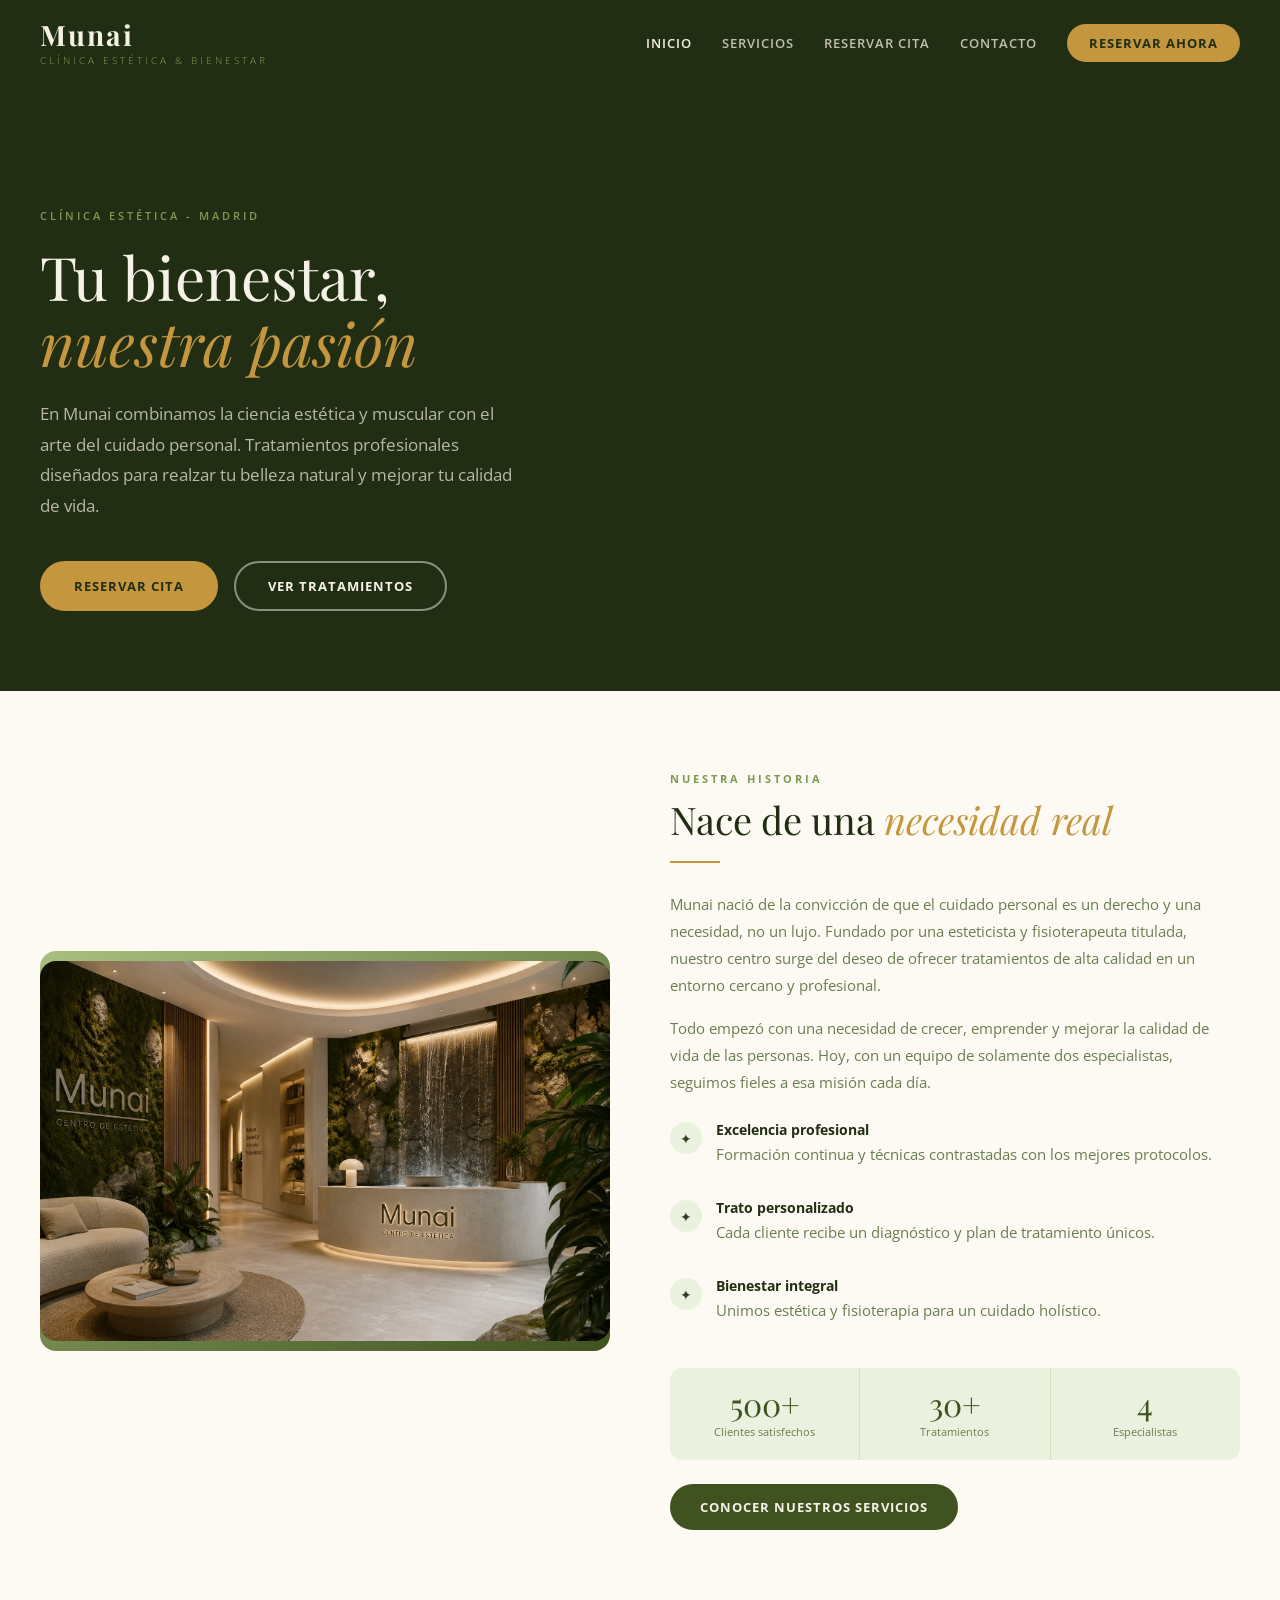
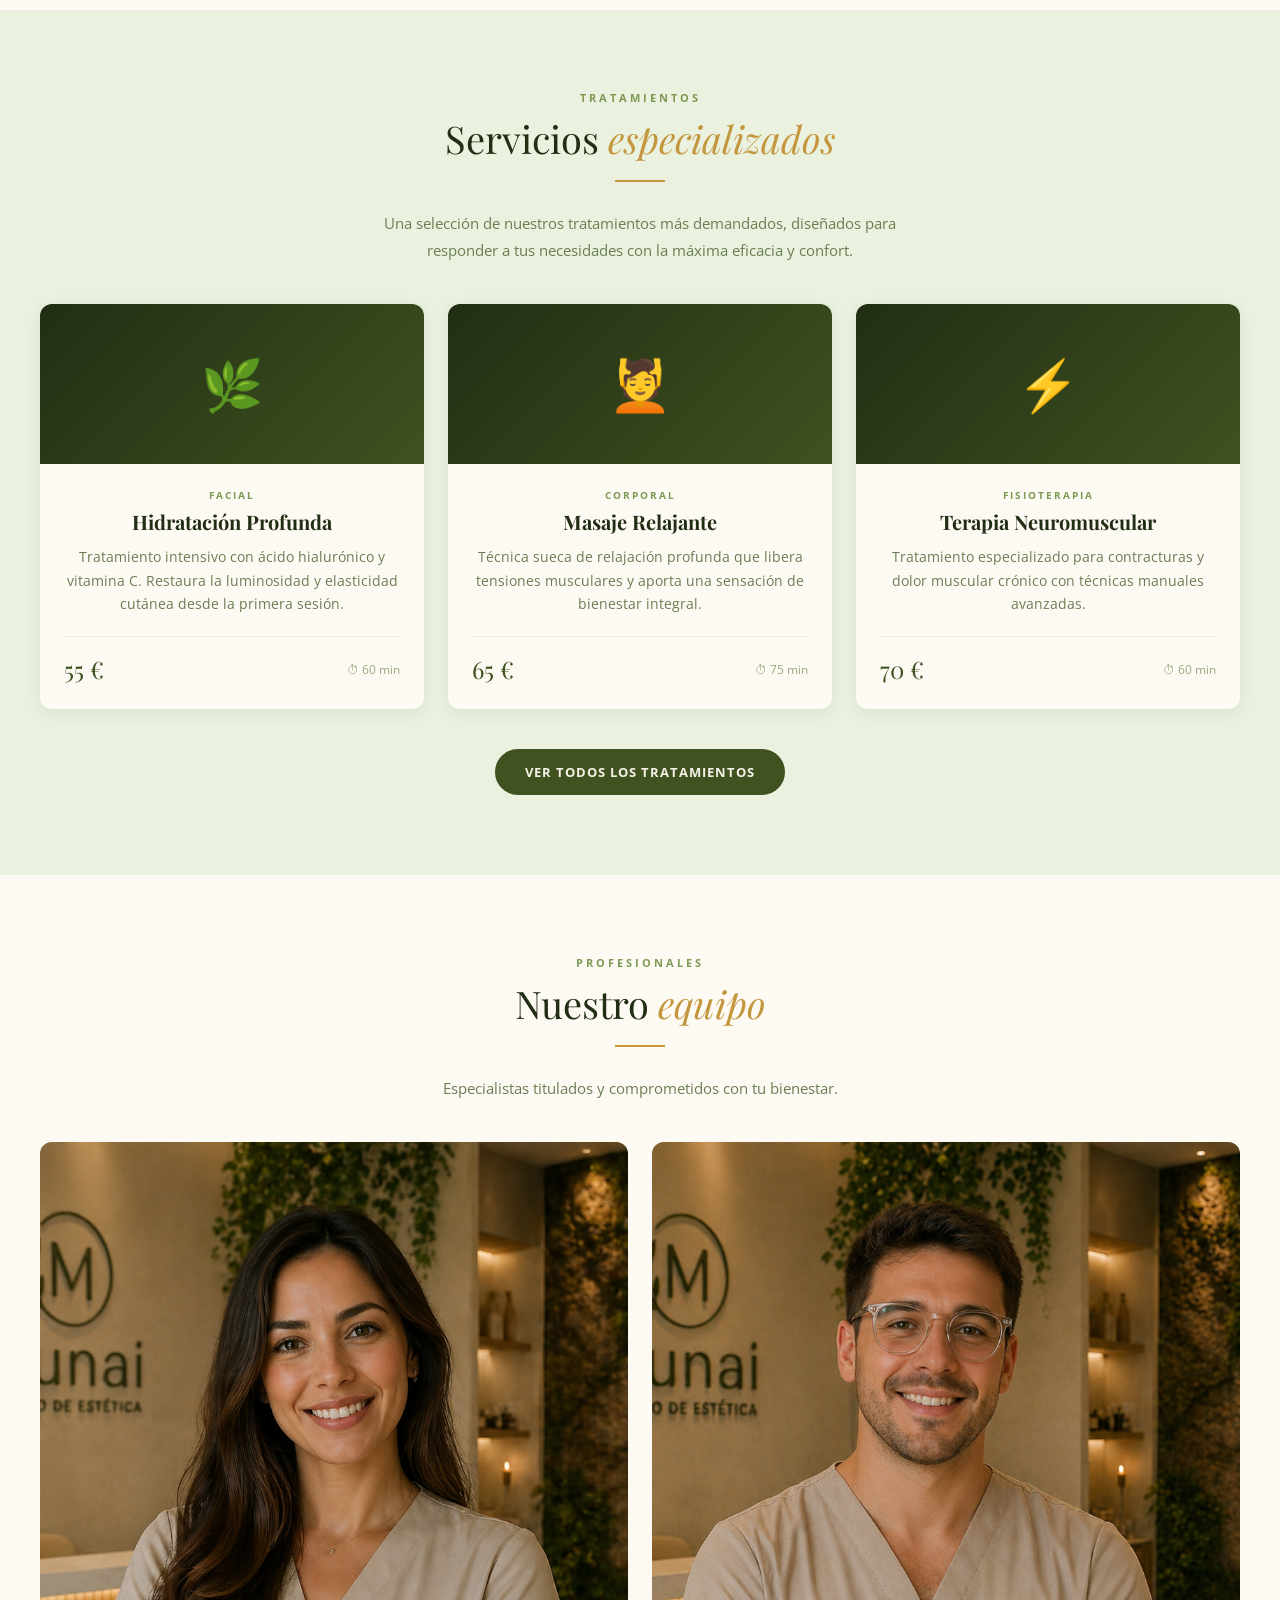
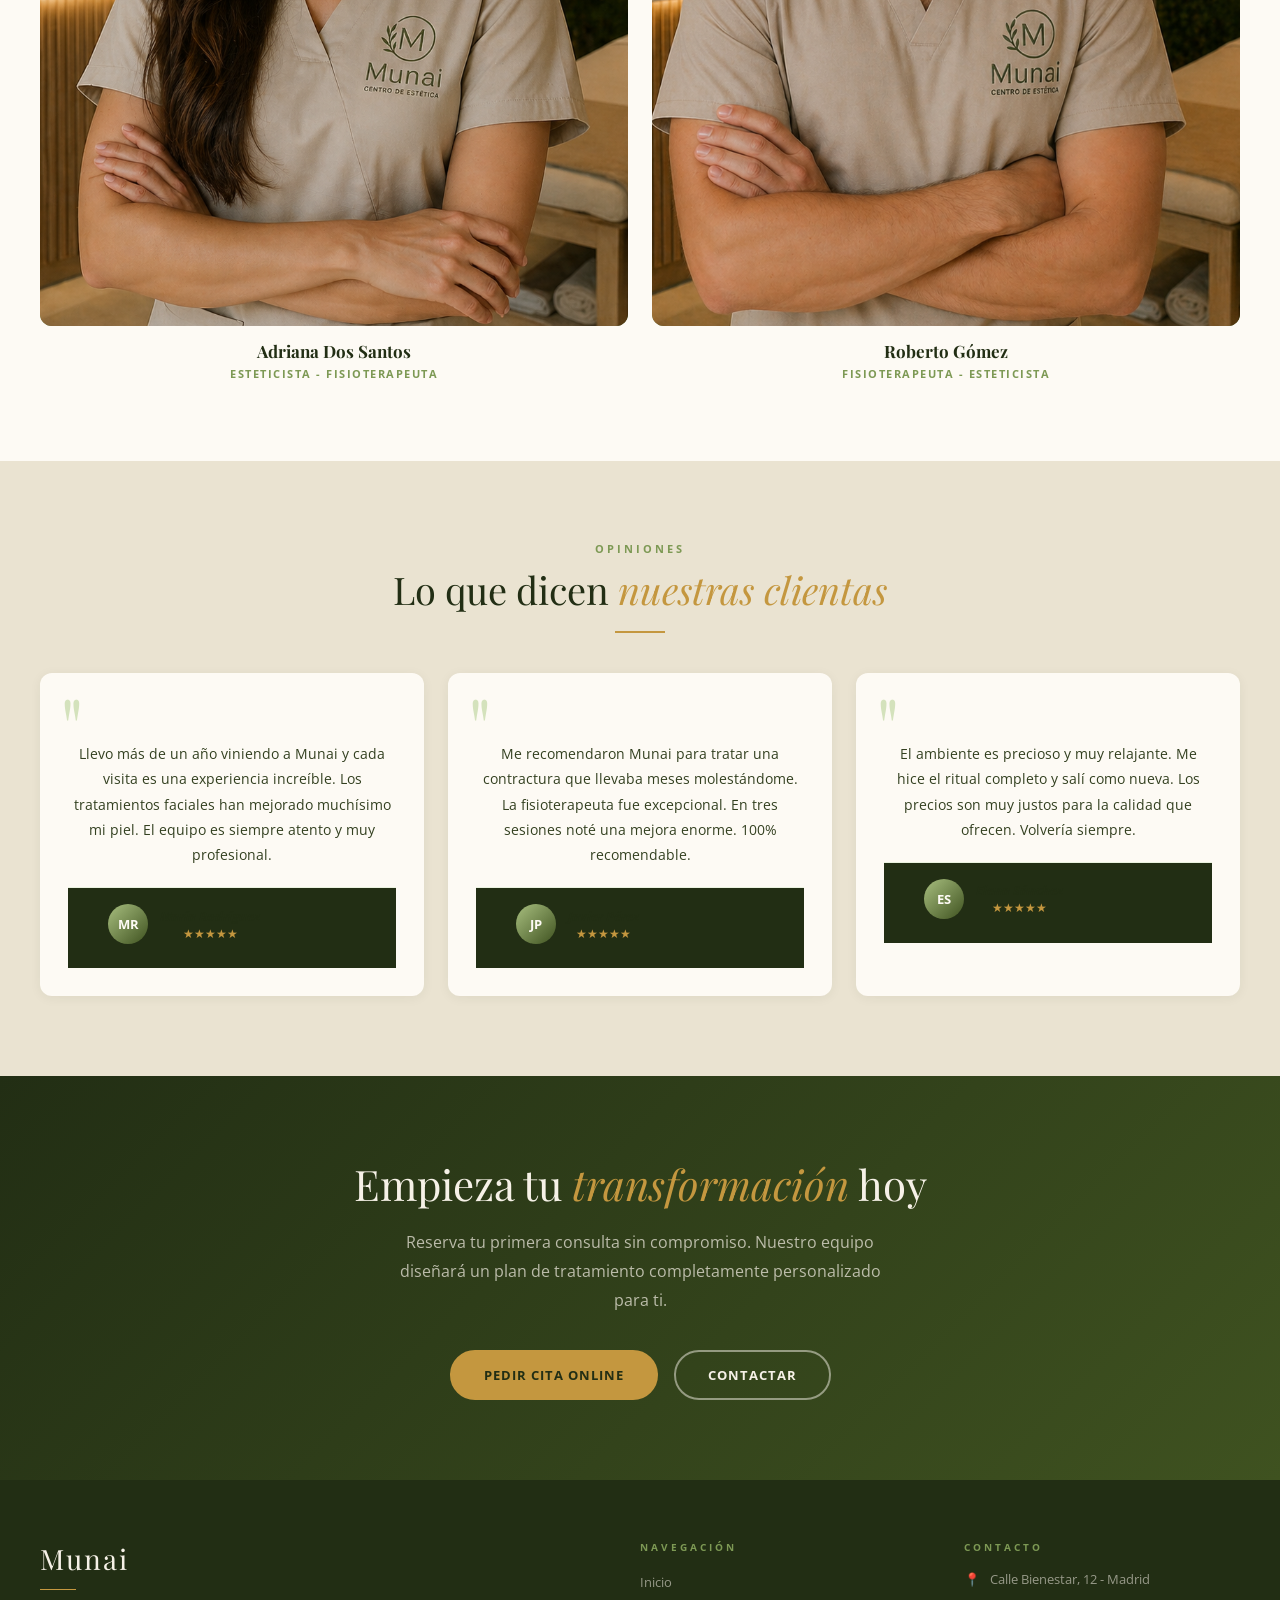
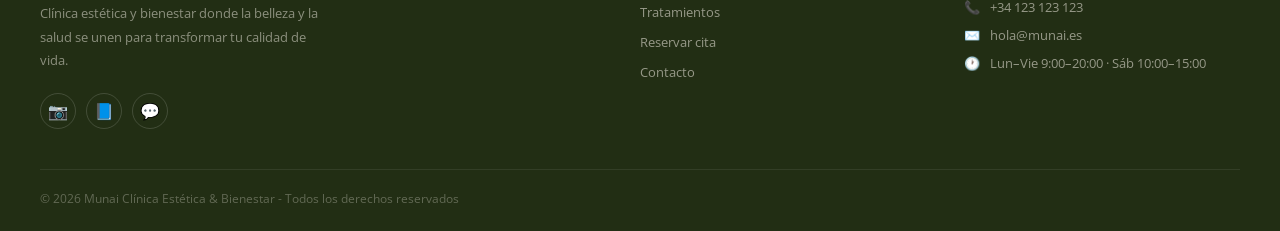
<file: web/index.html>
<!doctype html>
<html lang="es">
  <head>
    <meta charset="UTF-8" />
    <meta name="viewport" content="width=device-width, initial-scale=1.0" />
    <title>Munai — Clínica Estética y Bienestar</title>
    <meta
      name="description"
      content="Munai es una clínica estética premium en Madrid (ficticia) especializada en tratamientos faciales, corporales, fisioterapia y bienestar integral."
    />
    <link rel="stylesheet" href="./css/base.css" />
    <link rel="stylesheet" href="./css/nav.css" />
    <link rel="stylesheet" href="./css/footer.css" />
    <link rel="stylesheet" href="./css/botones.css" />
    <link rel="stylesheet" href="./css/inicio.css" />
    <link rel="icon" type="image/png" href="./assets/Logo munai.png">
  </head>
  <body>
    <!-- CABECERA -->
    <header>
      <nav>
        <a href="index.html" class="logo">
          Munai
          <span>Clínica Estética & Bienestar</span>
        </a>

        <!--Este botón tiene JS para crear el desplegable cuando la pantalla tiene un ancho determinado. Acopla los elementos en la "hamburguesa" y los muestra si haces click en él (navbar)-->
        <button
          class="hamburger"
          onclick="this.nextElementSibling.classList.toggle('abierto')"
          aria-label="Abrir menú"
        >
          <!--Estos span conforman la "hamburger". .hamburger span. Les da tamaño color y disposición-->
          <span></span>
          <span></span>
          <span></span>
        </button>

        <ul>
          <li><a href="index.html" class="activo">Inicio</a></li>
          <li><a href="servicios.html">Servicios</a></li>
          <li><a href="citas.html">Reservar cita</a></li>
          <li><a href="contacto.html">Contacto</a></li>
          <li><a href="citas.html" class="btn-nav">Reservar ahora</a></li>
        </ul>
      </nav>
    </header>

    <main>
      <!-- HERO -->
      <section class="hero">
        <div class="hero-contenido animar">
          <span class="hero-etiqueta">Clínica Estética - Madrid</span>
          <h1>Tu bienestar,<br /><em>nuestra pasión</em></h1>
          <p>
            En Munai combinamos la ciencia estética y muscular con el arte del
            cuidado personal. Tratamientos profesionales diseñados para realzar
            tu belleza natural y mejorar tu calidad de vida.
          </p>
          <div class="hero-botones">
            <a href="citas.html" class="btn-primario">Reservar cita</a>
            <a href="servicios.html" class="btn-secundario">Ver tratamientos</a>
          </div>
        </div>
      </section>

      <!-- SOBRE NOSOTROS -->
      <section class="sobre-nosotros">
        <div class="contenedor">
          <div class="sobre-grid">
            <div class="sobre-imagen animar-izq">
              <div
                class="placeholder-img"
                role="img"
                aria-label="Interior del centro Munai"
              >
                <img
                  src="./assets/recepcion munai.png"
                  alt="recepción con plantas, cascada y zona de espera"
                />
              </div>
            </div>

            <div class="sobre-texto animar">
              <span class="subtitulo-seccion">Nuestra historia</span>
              <h2 class="titulo-seccion">
                Nace de una <em>necesidad real</em>
              </h2>
              <div class="linea"></div>

              <p>
                Munai nació de la convicción de que el cuidado personal es un
                derecho y una necesidad, no un lujo. Fundado por una esteticista
                y fisioterapeuta titulada, nuestro centro surge del deseo de
                ofrecer tratamientos de alta calidad en un entorno cercano y
                profesional.
              </p>
              <p>
                Todo empezó con una necesidad de crecer, emprender y mejorar la
                calidad de vida de las personas. Hoy, con un equipo de solamente
                dos especialistas, seguimos fieles a esa misión cada día.
              </p>

              <div class="valores-lista">
                <div class="valor-item">
                  <div class="valor-icono">✦</div>
                  <div class="valor-texto">
                    <strong>Excelencia profesional</strong>
                    <p>
                      Formación continua y técnicas contrastadas con los mejores
                      protocolos.
                    </p>
                  </div>
                </div>
                <div class="valor-item">
                  <div class="valor-icono">✦</div>
                  <div class="valor-texto">
                    <strong>Trato personalizado</strong>
                    <p>
                      Cada cliente recibe un diagnóstico y plan de tratamiento
                      únicos.
                    </p>
                  </div>
                </div>
                <div class="valor-item">
                  <div class="valor-icono">✦</div>
                  <div class="valor-texto">
                    <strong>Bienestar integral</strong>
                    <p>
                      Unimos estética y fisioterapia para un cuidado holístico.
                    </p>
                  </div>
                </div>
              </div>

              <div class="estadisticas">
                <div class="estadistica">
                  <span class="estadistica-numero">500+</span>
                  <span class="estadistica-label">Clientes satisfechos</span>
                </div>
                <div class="estadistica">
                  <span class="estadistica-numero">30+</span>
                  <span class="estadistica-label">Tratamientos</span>
                </div>
                <div class="estadistica">
                  <span class="estadistica-numero">4</span>
                  <span class="estadistica-label">Especialistas</span>
                </div>
              </div>

              <a
                href="servicios.html"
                class="btn-verde"
                style="margin-top: 24px; display: inline-block"
              >
                Conocer nuestros servicios
              </a>
            </div>
          </div>
        </div>
      </section>

      <!-- SERVICIOS DESTACADOS -->
      <section class="servicios-home">
        <div class="contenedor texto-centro">
          <span class="subtitulo-seccion">Tratamientos</span>
          <h2 class="titulo-seccion">Servicios <em>especializados</em></h2>
          <div class="linea linea-centro"></div>
          <p class="descripcion descripcion-centro">
            Una selección de nuestros tratamientos más demandados, diseñados
            para responder a tus necesidades con la máxima eficacia y confort.
          </p>

          <div class="tarjetas-grid">
            <article class="tarjeta-servicio animar retraso-1">
              <div class="tarjeta-cabecera">🌿</div>
              <div class="tarjeta-cuerpo">
                <span class="tarjeta-categoria">Facial</span>
                <h3>Hidratación Profunda</h3>
                <p>
                  Tratamiento intensivo con ácido hialurónico y vitamina C.
                  Restaura la luminosidad y elasticidad cutánea desde la primera
                  sesión.
                </p>
                <div class="tarjeta-pie">
                  <span class="precio">55 €</span>
                  <span class="duracion">⏱ 60 min</span>
                </div>
              </div>
            </article>

            <article class="tarjeta-servicio animar retraso-2">
              <div class="tarjeta-cabecera">💆</div>
              <div class="tarjeta-cuerpo">
                <span class="tarjeta-categoria">Corporal</span>
                <h3>Masaje Relajante</h3>
                <p>
                  Técnica sueca de relajación profunda que libera tensiones
                  musculares y aporta una sensación de bienestar integral.
                </p>
                <div class="tarjeta-pie">
                  <span class="precio">65 €</span>
                  <span class="duracion">⏱ 75 min</span>
                </div>
              </div>
            </article>

            <article class="tarjeta-servicio animar retraso-3">
              <div class="tarjeta-cabecera">⚡</div>
              <div class="tarjeta-cuerpo">
                <span class="tarjeta-categoria">Fisioterapia</span>
                <h3>Terapia Neuromuscular</h3>
                <p>
                  Tratamiento especializado para contracturas y dolor muscular
                  crónico con técnicas manuales avanzadas.
                </p>
                <div class="tarjeta-pie">
                  <span class="precio">70 €</span>
                  <span class="duracion">⏱ 60 min</span>
                </div>
              </div>
            </article>
          </div>

          <a
            href="servicios.html"
            class="btn-verde"
            style="margin-top: 40px; display: inline-block"
          >
            Ver todos los tratamientos
          </a>
        </div>
      </section>

      <!-- EQUIPO -->
      <section class="equipo">
        <div class="contenedor texto-centro">
          <span class="subtitulo-seccion">Profesionales</span>
          <h2 class="titulo-seccion">Nuestro <em>equipo</em></h2>
          <div class="linea linea-centro"></div>
          <p class="descripcion descripcion-centro">
            Especialistas titulados y comprometidos con tu bienestar.
          </p>

          <div class="equipo-grid">
            <article class="tarjeta-equipo animar retraso-1">
              <div class="foto-equipo">
                <img
                  src="./assets/Persona ficticia 1.png"
                  alt="Adriana Dos Santos, esteticista, fisioterapeuta profesional y fundadora de Munai"
                />
                AD
              </div>
              <h3 class="nombre-empleado">Adriana Dos Santos</h3>
              <p class="rol-empleado">Esteticista - Fisioterapeuta</p>
            </article>

            <article class="tarjeta-equipo animar retraso-2">
              <div class="foto-equipo">
                <img
                  src="./assets/Persona ficticia 2.png"
                  alt="Roberto Gómez, fisioterapeuta, esteticista"
                />
                RG
              </div>
              <h3 class="nombre-empleado">Roberto Gómez</h3>
              <p class="rol-empleado">Fisioterapeuta - Esteticista</p>
            </article>
          </div>
        </div>
      </section>

      <!-- TESTIMONIOS -->
      <section class="testimonios">
        <div class="contenedor texto-centro">
          <span class="subtitulo-seccion">Opiniones</span>
          <h2 class="titulo-seccion">
            Lo que dicen <em>nuestras clientas</em>
          </h2>
          <div class="linea linea-centro"></div>

          <div class="testimonios-grid">
            <!--tarjetas de testimonios-->
            <blockquote class="tarjeta-testimonio">
              <span class="comilla" aria-hidden="true">"</span>
              <p class="texto-testimonio">
                Llevo más de un año viniendo a Munai y cada visita es una
                experiencia increíble. Los tratamientos faciales han mejorado
                muchísimo mi piel. El equipo es siempre atento y muy
                profesional.
              </p>
              <footer class="autor-testimonio">
                <div class="avatar">MR</div>
                <div>
                  <cite class="nombre-autor">María Rodríguez</cite>
                  <div class="estrellas">★★★★★</div>
                </div>
              </footer>
            </blockquote>

            <blockquote class="tarjeta-testimonio">
              <span class="comilla" aria-hidden="true">"</span>
              <p class="texto-testimonio">
                Me recomendaron Munai para tratar una contractura que llevaba
                meses molestándome. La fisioterapeuta fue excepcional. En tres
                sesiones noté una mejora enorme. 100% recomendable.
              </p>
              <footer class="autor-testimonio">
                <div class="avatar">JP</div>
                <div>
                  <cite class="nombre-autor">Javier Pérez</cite>
                  <div class="estrellas">★★★★★</div>
                </div>
              </footer>
            </blockquote>

            <blockquote class="tarjeta-testimonio">
              <span class="comilla" aria-hidden="true">"</span>
              <p class="texto-testimonio">
                El ambiente es precioso y muy relajante. Me hice el ritual
                completo y salí como nueva. Los precios son muy justos para la
                calidad que ofrecen. Volvería siempre.
              </p>
              <footer class="autor-testimonio">
                <div class="avatar">ES</div>
                <div>
                  <cite class="nombre-autor">Elena Sánchez</cite>
                  <div class="estrellas">★★★★★</div>
                </div>
              </footer>
            </blockquote>
          </div>
        </div>
      </section>

      <!-- BANNER CTA -->
      <section class="banner-cta">
        <div class="contenedor">
          <h2>Empieza tu <em>transformación</em> hoy</h2>
          <p>
            Reserva tu primera consulta sin compromiso. Nuestro equipo diseñará
            un plan de tratamiento completamente personalizado para ti.
          </p>
          <div class="banner-botones">
            <a href="citas.html" class="btn-primario">Pedir cita online</a>
            <a href="contacto.html" class="btn-secundario">Contactar</a>
          </div>
        </div>
      </section>
    </main>

    <!-- PIE DE PÁGINA -->
    <footer>
      <div class="contenedor">
        <div class="footer-grid">
          <div class="footer-marca">
            <span class="footer-nombre">Munai</span>
            <div class="footer-linea"></div>
            <p>
              Clínica estética y bienestar donde la belleza y la salud se unen
              para transformar tu calidad de vida.
            </p>
            <div class="footer-redes">
              <a href="#" class="red-social" aria-label="Instagram">📷</a>
              <a href="#" class="red-social" aria-label="Facebook">📘</a>
              <a href="#" class="red-social" aria-label="WhatsApp">💬</a>
            </div>
          </div>

          <div class="footer-col">
            <h3 class="footer-titulo">Navegación</h3>
            <ul>
              <li><a href="index.html">Inicio</a></li>
              <li><a href="servicios.html">Tratamientos</a></li>
              <li><a href="citas.html">Reservar cita</a></li>
              <li><a href="contacto.html">Contacto</a></li>
            </ul>
          </div>

          <div class="footer-col">
            <h3 class="footer-titulo">Contacto</h3>
            <div class="footer-contacto">
              <div class="footer-dato">
                <span class="footer-icono">📍</span>
                <span>Calle Bienestar, 12 - Madrid</span>
              </div>
              <div class="footer-dato">
                <span class="footer-icono">📞</span>
                <a href="tel:+34912345678">+34 123 123 123</a>
              </div>
              <div class="footer-dato">
                <span class="footer-icono">✉️</span>
                <a href="mailto:hola@munai.es">hola@munai.es</a>
              </div>
              <div class="footer-dato">
                <span class="footer-icono">🕐</span>
                <span>Lun–Vie 9:00–20:00 · Sáb 10:00–15:00</span>
              </div>
            </div>
          </div>
        </div>

        <div class="footer-bottom">
          <p>
            &copy; 2026 Munai Clínica Estética & Bienestar - Todos los derechos
            reservados
          </p>
        </div>
      </div>
    </footer>
  </body>
</html>
</file>
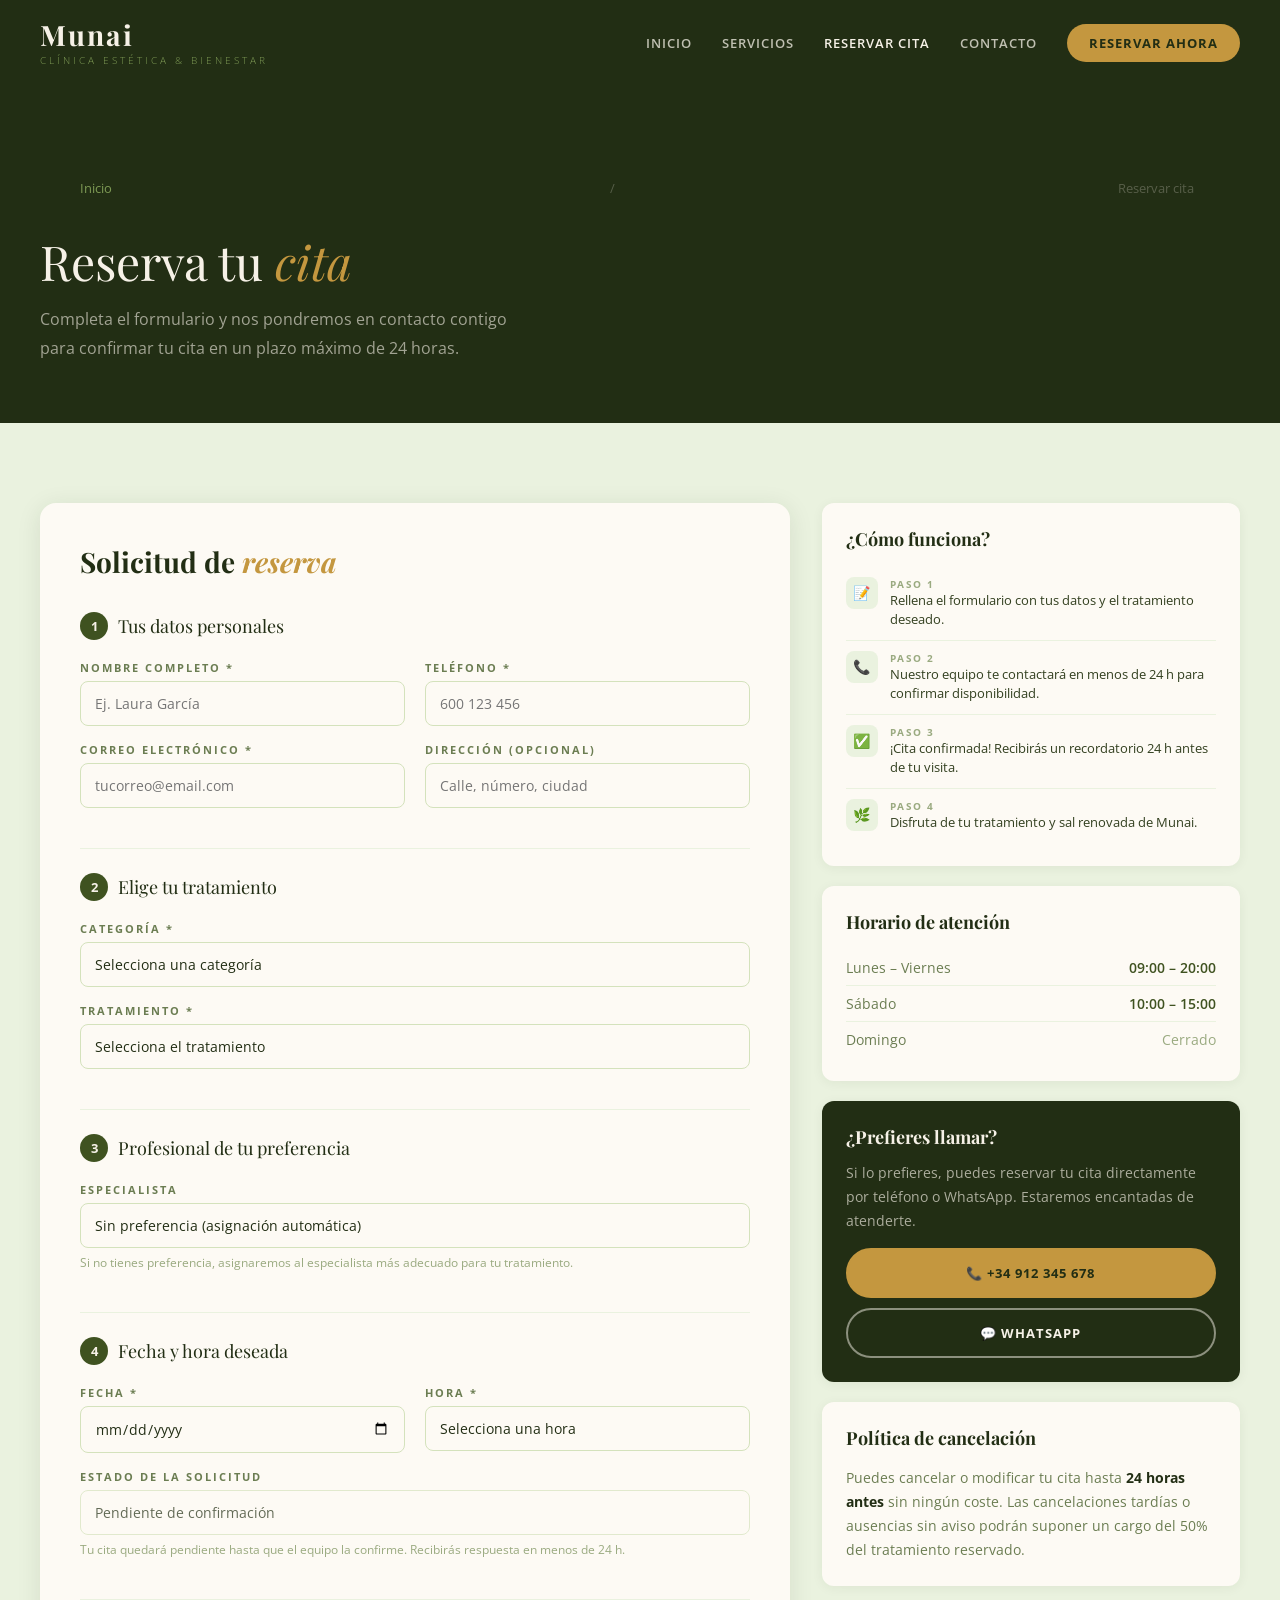
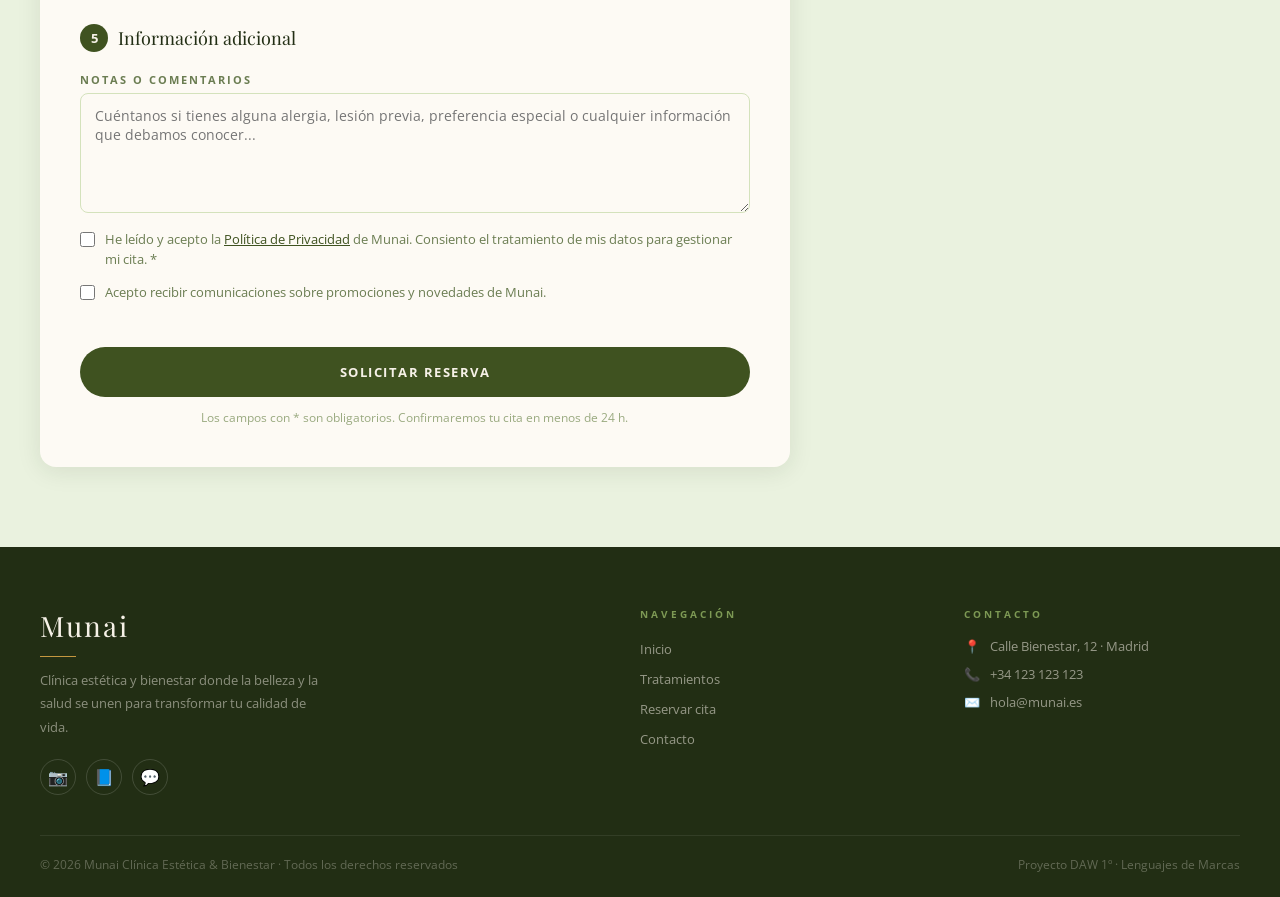
<file: web/citas.html>
<!doctype html>
<html lang="es">
  <head>
    <meta charset="UTF-8" />
    <meta name="viewport" content="width=device-width, initial-scale=1.0" />
    <title>Reservar Cita — Munai Clínica Estética</title>
    <meta
      name="description"
      content="Reserva tu cita en Munai. Elige tu tratamiento, profesional y horario preferido. Primera consulta personalizada sin compromiso."
    />
    <link rel="stylesheet" href="./css/base.css" />
    <link rel="stylesheet" href="./css/nav.css">
    <link rel="stylesheet" href="./css/footer.css">
    <link rel="stylesheet" href="./css/botones.css">
    <link rel="stylesheet" href="./css/hero-pagina.css">
    <link rel="stylesheet" href="./css/formularios.css">
    <link rel="stylesheet" href="./css/citas.css">
    <link rel="icon" type="image/png" href="./assets/Logo munai.png">
  </head>
  <body>
    <!-- CABECERA -->
    <header>
      <nav>
        <a href="index.html" class="logo">
          Munai
          <span>Clínica Estética & Bienestar</span>
        </a>

        <button
          class="hamburger"
          onclick="this.nextElementSibling.classList.toggle('abierto')"
          aria-label="Abrir menú"
        >
          <span></span>
          <span></span>
          <span></span>
        </button>

        <ul>
          <li><a href="index.html">Inicio</a></li>
          <li><a href="servicios.html">Servicios</a></li>
          <li><a href="citas.html" class="activo">Reservar cita</a></li>
          <li><a href="contacto.html">Contacto</a></li>
          <li><a href="citas.html" class="btn-nav">Reservar ahora</a></li>
        </ul>
      </nav>
    </header>

    <main>
      <!-- HERO PÁGINA -->
      <section class="hero-pagina">
        <div class="contenedor">
          <nav class="migas" aria-label="Ruta de navegación">
            <a href="index.html">Inicio</a>
            <span>/</span>
            <span>Reservar cita</span>
          </nav>
          <h1 class="animar">Reserva tu <em>cita</em></h1>
          <p class="animar retraso-1">
            Completa el formulario y nos pondremos en contacto contigo para
            confirmar tu cita en un plazo máximo de 24 horas.
          </p>
        </div>
      </section>

      <!-- FORMULARIO + SIDEBAR -->
      <section class="pagina-citas">
        <div class="contenedor">
          <div class="layout-citas">
            <!-- FORMULARIO -->
            <div class="formulario-wrap animar">
              <h2>Solicitud de <em>reserva</em></h2>

              <form action="#" method="post" novalidate>
                <!-- PASO 1: Datos personales -->
                <div class="seccion-form">
                  <div class="titulo-seccion-form">
                    <span class="num-paso">1</span>
                    Tus datos personales
                  </div>

                  <div class="fila-form">
                    <div class="grupo-campo">
                      <label for="nombre">Nombre completo *</label>
                      <input
                        type="text"
                        id="nombre"
                        name="nombre"
                        placeholder="Ej. Laura García"
                        required
                      />
                    </div>
                    <div class="grupo-campo">
                      <label for="telefono">Teléfono *</label>
                      <input
                        type="tel"
                        id="telefono"
                        name="telefono"
                        placeholder="600 123 456"
                        required
                      />
                    </div>
                  </div>

                  <div class="fila-form">
                    <div class="grupo-campo">
                      <label for="email">Correo electrónico *</label>
                      <input
                        type="email"
                        id="email"
                        name="email"
                        placeholder="tucorreo@email.com"
                        required
                      />
                    </div>
                    <div class="grupo-campo">
                      <label for="direccion">Dirección (opcional)</label>
                      <input
                        type="text"
                        id="direccion"
                        name="direccion"
                        placeholder="Calle, número, ciudad"
                      />
                    </div>
                  </div>
                </div>

                <!-- PASO 2: Tratamiento -->
                <div class="seccion-form">
                  <div class="titulo-seccion-form">
                    <span class="num-paso">2</span>
                    Elige tu tratamiento
                  </div>

                  <div class="grupo-campo">
                    <label for="categoria">Categoría *</label>
                    <select id="categoria" name="categoria" required>
                      <option value="" disabled selected>
                        Selecciona una categoría
                      </option>
                      <option value="facial">🌿 Tratamientos Faciales</option>
                      <option value="corporal">
                        💆 Tratamientos Corporales
                      </option>
                      <option value="fisioterapia">⚡ Fisioterapia</option>
                      <option value="depilacion">🌸 Depilación</option>
                      <option value="manicura">💅 Manicura & Pedicura</option>
                      <option value="ritual">✨ Rituales de Bienestar</option>
                    </select>
                  </div>

                  <div class="grupo-campo">
                    <label for="tratamiento">Tratamiento *</label>
                    <select id="tratamiento" name="tratamiento" required>
                      <option value="" disabled selected>
                        Selecciona el tratamiento
                      </option>
                      <optgroup label="🌿 Faciales">
                        <option value="hidratacion">
                          Hidratación Profunda — 55 €
                        </option>
                        <option value="limpieza">
                          Limpieza Facial Profunda — 45 €
                        </option>
                        <option value="antiaging">
                          Tratamiento Anti-aging — 80 €
                        </option>
                        <option value="peeling">Peeling Químico — 65 €</option>
                        <option value="mesoterapia">
                          Mesoterapia Facial — 90 €
                        </option>
                        <option value="antimanchas">
                          Tratamiento Antimanchas — 70 €
                        </option>
                        <option value="lifting">
                          Lifting sin Bisturí — 95 €
                        </option>
                        <option value="ojeras">
                          Tratamiento para Ojeras — 40 €
                        </option>
                      </optgroup>
                      <optgroup label="💆 Corporales">
                        <option value="masaje-relajante">
                          Masaje Relajante — 65 €
                        </option>
                        <option value="piedras">
                          Masaje con Piedras Volcánicas — 75 €
                        </option>
                        <option value="drenaje">
                          Drenaje Linfático — 60 €
                        </option>
                        <option value="envoltura">
                          Envoltura Reductora — 70 €
                        </option>
                        <option value="presoterapia">
                          Presoterapia — 35 €
                        </option>
                        <option value="exfoliacion">
                          Exfoliación Corporal — 45 €
                        </option>
                      </optgroup>
                      <optgroup label="⚡ Fisioterapia">
                        <option value="fisio-general">
                          Fisioterapia General — 55 €
                        </option>
                        <option value="neuromuscular">
                          Terapia Neuromuscular — 70 €
                        </option>
                        <option value="puncion">Punción Seca — 60 €</option>
                        <option value="electroterapia">
                          Electroterapia — 40 €
                        </option>
                        <option value="kinesio">Kinesiotaping — 25 €</option>
                      </optgroup>
                      <optgroup label="🌸 Depilación">
                        <option value="dep-piernas">
                          Depilación Piernas Completas — 35 €
                        </option>
                        <option value="dep-axilas">
                          Depilación Axilas — 12 €
                        </option>
                        <option value="dep-brasilena">
                          Depilación Brasileña — 30 €
                        </option>
                        <option value="dep-facial">
                          Depilación Facial — 18 €
                        </option>
                        <option value="dep-espalda">
                          Depilación Espalda (Hombre) — 40 €
                        </option>
                      </optgroup>
                      <optgroup label="💅 Manicura & Pedicura">
                        <option value="manicura">
                          Manicura Completa — 22 €
                        </option>
                        <option value="manicura-semi">
                          Manicura Semipermanente — 30 €
                        </option>
                        <option value="pedicura">
                          Pedicura Completa — 30 €
                        </option>
                        <option value="pedicura-med">
                          Pedicura Medicinal — 38 €
                        </option>
                      </optgroup>
                      <optgroup label="✨ Rituales">
                        <option value="ritual-munai">
                          Ritual Munai Completo — 150 €
                        </option>
                        <option value="ritual-detox">
                          Ritual Detox & Relax — 110 €
                        </option>
                        <option value="ritual-antiaging">
                          Ritual Anti-aging Intensivo — 180 €
                        </option>
                      </optgroup>
                    </select>
                  </div>
                </div>

                <!-- PASO 3: Profesional -->
                <div class="seccion-form">
                  <div class="titulo-seccion-form">
                    <span class="num-paso">3</span>
                    Profesional de tu preferencia
                  </div>

                  <div class="grupo-campo">
                    <label for="empleado">Especialista</label>
                    <select id="empleado" name="empleado">
                      <option value="">
                        Sin preferencia (asignación automática)
                      </option>
                      <option value="laura">
                        Laura Gómez — Esteticista & Directora
                      </option>
                      <option value="sofia">
                        Sofía Martínez — Fisioterapeuta
                      </option>
                      <option value="carmen">
                        Carmen López — Esteticista Corporal
                      </option>
                      <option value="ana">
                        Ana Torres — Estética Avanzada
                      </option>
                    </select>
                    <span class="ayuda"
                      >Si no tienes preferencia, asignaremos al especialista más
                      adecuado para tu tratamiento.</span
                    >
                  </div>
                </div>

                <!-- PASO 4: Fecha y hora -->
                <div class="seccion-form">
                  <div class="titulo-seccion-form">
                    <span class="num-paso">4</span>
                    Fecha y hora deseada
                  </div>

                  <div class="fila-form">
                    <div class="grupo-campo">
                      <label for="fecha">Fecha *</label>
                      <input type="date" id="fecha" name="fecha" required />
                    </div>
                    <div class="grupo-campo">
                      <label for="hora">Hora *</label>
                      <select id="hora" name="hora" required>
                        <option value="" disabled selected>
                          Selecciona una hora
                        </option>
                        <optgroup label="Mañana">
                          <option value="09:00">09:00 h</option>
                          <option value="09:30">09:30 h</option>
                          <option value="10:00">10:00 h</option>
                          <option value="10:30">10:30 h</option>
                          <option value="11:00">11:00 h</option>
                          <option value="11:30">11:30 h</option>
                          <option value="12:00">12:00 h</option>
                          <option value="12:30">12:30 h</option>
                          <option value="13:00">13:00 h</option>
                        </optgroup>
                        <optgroup label="Tarde">
                          <option value="15:00">15:00 h</option>
                          <option value="15:30">15:30 h</option>
                          <option value="16:00">16:00 h</option>
                          <option value="16:30">16:30 h</option>
                          <option value="17:00">17:00 h</option>
                          <option value="17:30">17:30 h</option>
                          <option value="18:00">18:00 h</option>
                          <option value="18:30">18:30 h</option>
                          <option value="19:00">19:00 h</option>
                          <option value="19:30">19:30 h</option>
                        </optgroup>
                        <optgroup label="Sábado (10:00–14:30)">
                          <option value="10:00-sab">10:00 h</option>
                          <option value="10:30-sab">10:30 h</option>
                          <option value="11:00-sab">11:00 h</option>
                          <option value="11:30-sab">11:30 h</option>
                          <option value="12:00-sab">12:00 h</option>
                          <option value="13:00-sab">13:00 h</option>
                        </optgroup>
                      </select>
                    </div>
                  </div>

                  <div class="grupo-campo">
                    <label for="estado">Estado de la solicitud</label>
                    <select id="estado" name="estado" disabled>
                      <option value="pendiente" selected>
                        Pendiente de confirmación
                      </option>
                    </select>
                    <span class="ayuda"
                      >Tu cita quedará pendiente hasta que el equipo la
                      confirme. Recibirás respuesta en menos de 24 h.</span
                    >
                  </div>
                </div>

                <!-- PASO 5: Notas y consentimiento -->
                <div class="seccion-form">
                  <div class="titulo-seccion-form">
                    <span class="num-paso">5</span>
                    Información adicional
                  </div>

                  <div class="grupo-campo">
                    <label for="notas">Notas o comentarios</label>
                    <textarea
                      id="notas"
                      name="notas"
                      placeholder="Cuéntanos si tienes alguna alergia, lesión previa, preferencia especial o cualquier información que debamos conocer..."
                    ></textarea>
                  </div>

                  <div class="consentimiento">
                    <input
                      type="checkbox"
                      id="privacidad"
                      name="privacidad"
                      required
                    />
                    <label for="privacidad">
                      He leído y acepto la
                      <a
                        href="contacto.html#privacidad"
                        style="color: #3f5220; text-decoration: underline"
                        >Política de Privacidad</a
                      >
                      de Munai. Consiento el tratamiento de mis datos para
                      gestionar mi cita. *
                    </label>
                  </div>

                  <div class="consentimiento">
                    <input
                      type="checkbox"
                      id="comunicaciones"
                      name="comunicaciones"
                    />
                    <label for="comunicaciones">
                      Acepto recibir comunicaciones sobre promociones y
                      novedades de Munai.
                    </label>
                  </div>
                </div>

                <button type="submit" class="btn-submit">
                  Solicitar reserva
                </button>
                <p class="ayuda texto-centro" style="margin-top: 12px">
                  Los campos con * son obligatorios. Confirmaremos tu cita en
                  menos de 24 h.
                </p>
              </form>
            </div>

            <!-- SIDEBAR -->
            <aside class="sidebar-citas animar retraso-2">
              <!-- Cómo funciona -->
              <div class="tarjeta-info">
                <h3>¿Cómo funciona?</h3>

                <div class="paso-info">
                  <div class="paso-icono">📝</div>
                  <div>
                    <span class="etiqueta">Paso 1</span>
                    <span class="valor"
                      >Rellena el formulario con tus datos y el tratamiento
                      deseado.</span
                    >
                  </div>
                </div>

                <div class="paso-info">
                  <div class="paso-icono">📞</div>
                  <div>
                    <span class="etiqueta">Paso 2</span>
                    <span class="valor"
                      >Nuestro equipo te contactará en menos de 24 h para
                      confirmar disponibilidad.</span
                    >
                  </div>
                </div>

                <div class="paso-info">
                  <div class="paso-icono">✅</div>
                  <div>
                    <span class="etiqueta">Paso 3</span>
                    <span class="valor"
                      >¡Cita confirmada! Recibirás un recordatorio 24 h antes de
                      tu visita.</span
                    >
                  </div>
                </div>

                <div class="paso-info">
                  <div class="paso-icono">🌿</div>
                  <div>
                    <span class="etiqueta">Paso 4</span>
                    <span class="valor"
                      >Disfruta de tu tratamiento y sal renovada de Munai.</span
                    >
                  </div>
                </div>
              </div>

              <!-- Horarios -->
              <div class="tarjeta-info">
                <h3>Horario de atención</h3>
                <div class="fila-horario">
                  <span class="dia">Lunes – Viernes</span>
                  <span class="hora">09:00 – 20:00</span>
                </div>
                <div class="fila-horario">
                  <span class="dia">Sábado</span>
                  <span class="hora">10:00 – 15:00</span>
                </div>
                <div class="fila-horario cerrado">
                  <span class="dia">Domingo</span>
                  <span class="hora">Cerrado</span>
                </div>
              </div>

              <!-- Llamar -->
              <div class="tarjeta-info tarjeta-oscura">
                <h3>¿Prefieres llamar?</h3>
                <p>
                  Si lo prefieres, puedes reservar tu cita directamente por
                  teléfono o WhatsApp. Estaremos encantadas de atenderte.
                </p>
                <div class="botones-contacto">
                  <a
                    href="tel:+34912345678"
                    class="btn-primario"
                    style="text-align: center"
                    >📞 +34 912 345 678</a
                  >
                  <a
                    href="https://wa.me/34912345678"
                    class="btn-secundario"
                    style="text-align: center"
                    target="_blank"
                    rel="noopener noreferrer"
                    >💬 WhatsApp</a
                  >
                </div>
              </div>

              <!-- Cancelaciones -->
              <div class="tarjeta-info">
                <h3>Política de cancelación</h3>
                <p style="font-size: 14px; color: #6b7d52; line-height: 1.7">
                  Puedes cancelar o modificar tu cita hasta
                  <strong style="color: #222e14">24 horas antes</strong>
                  sin ningún coste. Las cancelaciones tardías o ausencias sin
                  aviso podrán suponer un cargo del 50% del tratamiento
                  reservado.
                </p>
              </div>
            </aside>
          </div>
        </div>
      </section>
    </main>

    <!-- PIE DE PÁGINA -->
    <footer>
      <div class="contenedor">
        <div class="footer-grid">
          <div class="footer-marca">
            <span class="footer-nombre">Munai</span>
            <div class="footer-linea"></div>
            <p>
              Clínica estética y bienestar donde la belleza y la salud se unen
              para transformar tu calidad de vida.
            </p>
            <div class="footer-redes">
              <a href="#" class="red-social" aria-label="Instagram">📷</a>
              <a href="#" class="red-social" aria-label="Facebook">📘</a>
              <a href="#" class="red-social" aria-label="WhatsApp">💬</a>
            </div>
          </div>

          <div class="footer-col">
            <h3 class="footer-titulo">Navegación</h3>
            <ul>
              <li><a href="index.html">Inicio</a></li>
              <li><a href="servicios.html">Tratamientos</a></li>
              <li><a href="citas.html">Reservar cita</a></li>
              <li><a href="contacto.html">Contacto</a></li>
            </ul>
          </div>

          <div class="footer-col">
            <h3 class="footer-titulo">Contacto</h3>
            <div class="footer-contacto">
              <div class="footer-dato">
                <span class="footer-icono">📍</span>
                <span>Calle Bienestar, 12 · Madrid</span>
              </div>
              <div class="footer-dato">
                <span class="footer-icono">📞</span>
                <a href="tel:+34912345678">+34 123 123 123</a>
              </div>
              <div class="footer-dato">
                <span class="footer-icono">✉️</span>
                <a href="mailto:hola@munai.es">hola@munai.es</a>
              </div>
            </div>
          </div>
        </div>

        <div class="footer-bottom">
          <p>
            &copy; 2026 Munai Clínica Estética &amp; Bienestar · Todos los
            derechos reservados
          </p>
          <p>Proyecto DAW 1º · Lenguajes de Marcas</p>
        </div>
      </div>
    </footer>
  </body>
</html>
</file>
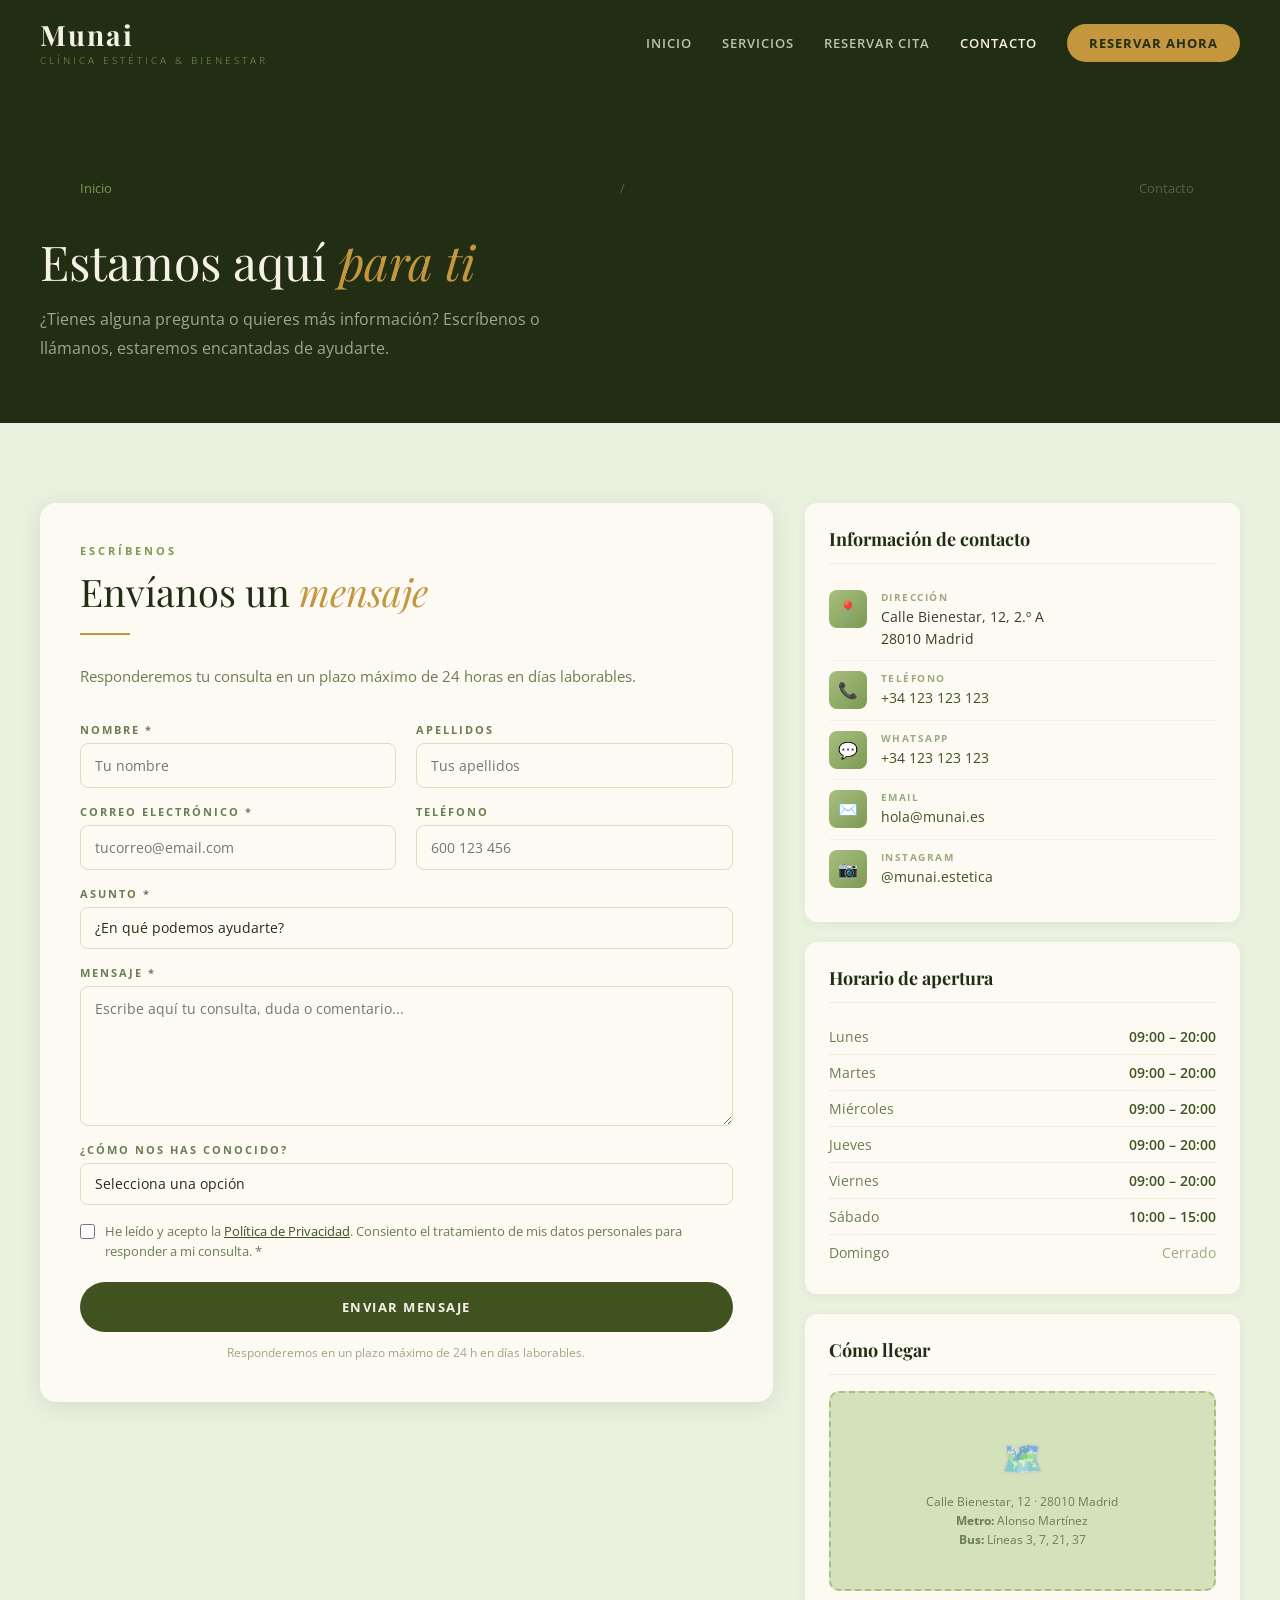
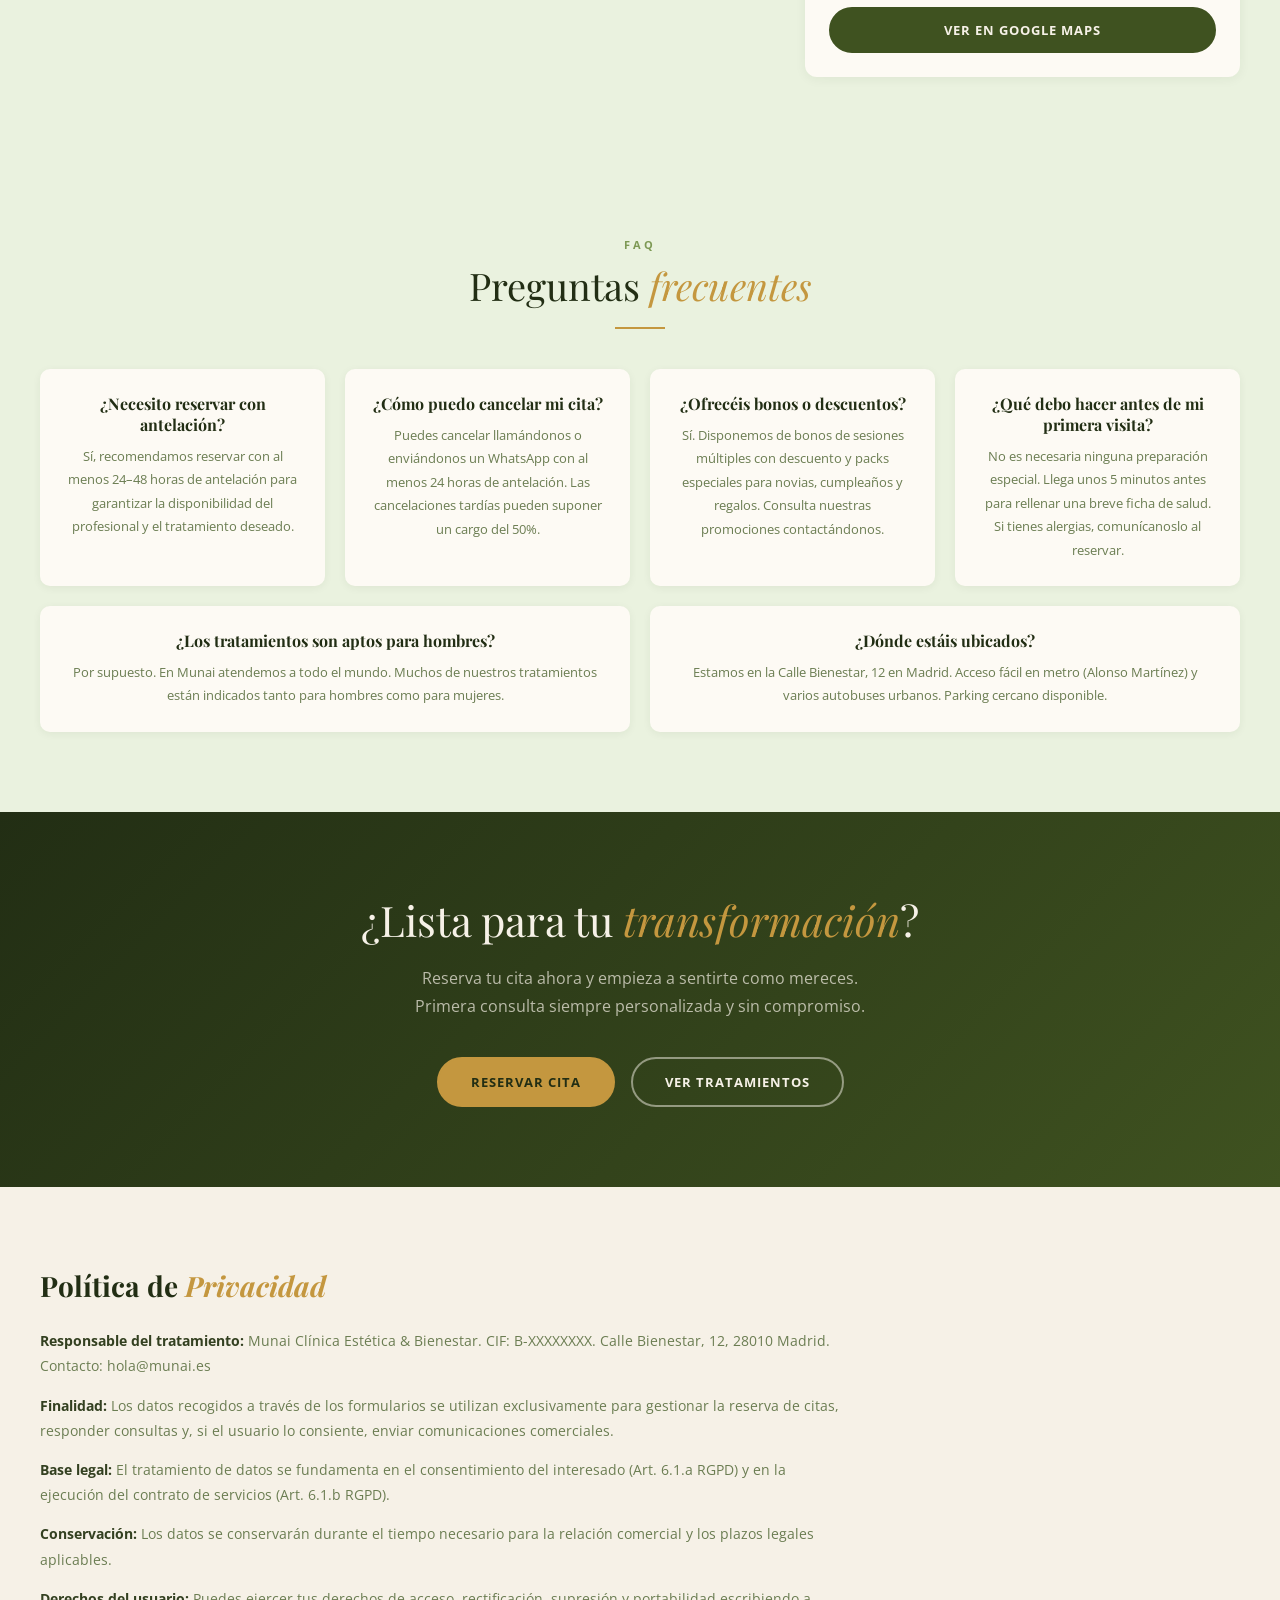
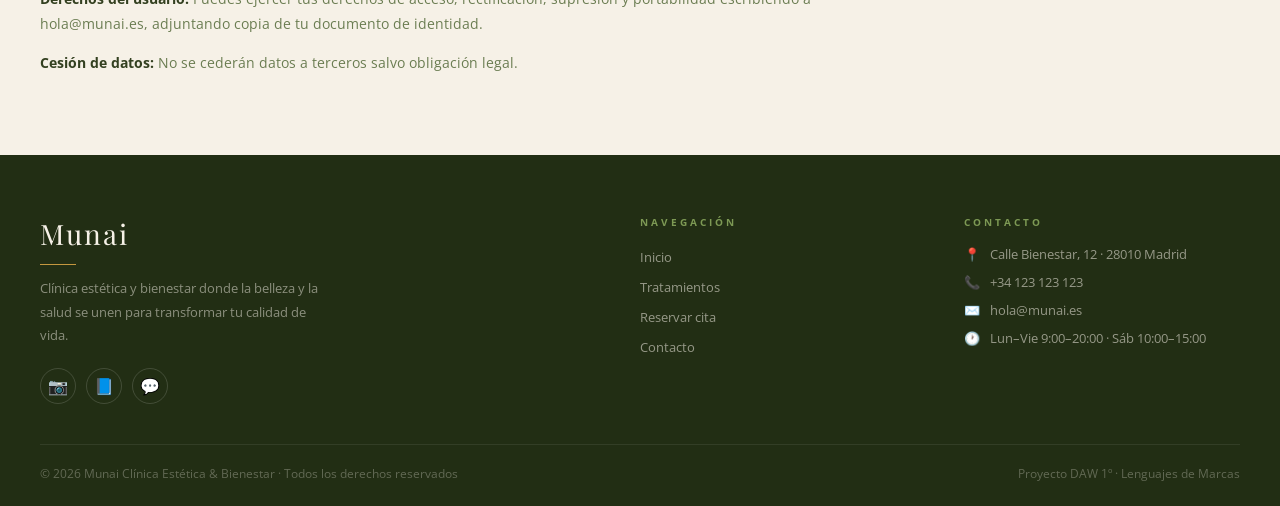
<file: web/contacto.html>
<!doctype html>
<html lang="es">
  <head>
    <meta charset="UTF-8" />
    <meta name="viewport" content="width=device-width, initial-scale=1.0" />
    <title>Contacto — Munai Clínica Estética</title>
    <meta
      name="description"
      content="Contacta con Munai Clínica Estética en Madrid. Teléfono, email, horarios y formulario de contacto."
    />
    <link rel="stylesheet" href="./css/base.css" />
    <link rel="stylesheet" href="./css/nav.css">
    <link rel="stylesheet" href="./css/footer.css">
    <link rel="stylesheet" href="./css/botones.css">
    <link rel="stylesheet" href="./css/hero-pagina.css">
    <link rel="stylesheet" href="./css/formularios.css">
    <link rel="stylesheet" href="./css/contacto.css">
    <link rel="icon" type="image/png" href="./assets/Logo munai.png">
  </head>
  <body>
    <!-- CABECERA -->
    <header>
      <nav>
        <a href="index.html" class="logo">
          Munai
          <span>Clínica Estética & Bienestar</span>
        </a>

        <button
          class="hamburger"
          onclick="this.nextElementSibling.classList.toggle('abierto')"
          aria-label="Abrir menú"
        >
          <span></span>
          <span></span>
          <span></span>
        </button>

        <ul>
          <li><a href="index.html">Inicio</a></li>
          <li><a href="servicios.html">Servicios</a></li>
          <li><a href="citas.html">Reservar cita</a></li>
          <li><a href="contacto.html" class="activo">Contacto</a></li>
          <li><a href="citas.html" class="btn-nav">Reservar ahora</a></li>
        </ul>
      </nav>
    </header>

    <main>
      <!-- HERO PÁGINA -->
      <section class="hero-pagina">
        <div class="contenedor">
          <nav class="migas" aria-label="Ruta de navegación">
            <a href="index.html">Inicio</a>
            <span>/</span>
            <span>Contacto</span>
          </nav>
          <h1 class="animar">Estamos aquí <em>para ti</em></h1>
          <p class="animar retraso-1">
            ¿Tienes alguna pregunta o quieres más información? Escríbenos o
            llámanos, estaremos encantadas de ayudarte.
          </p>
        </div>
      </section>

      <!-- FORMULARIO + SIDEBAR -->
      <section class="pagina-contacto">
        <div class="contenedor">
          <div class="layout-contacto">
            <!-- FORMULARIO -->
            <div class="formulario-contacto-wrap animar">
              <span class="subtitulo-seccion">Escríbenos</span>
              <h2 class="titulo-seccion">Envíanos un <em>mensaje</em></h2>
              <div class="linea"></div>
              <p class="descripcion" style="margin-bottom: 32px">
                Responderemos tu consulta en un plazo máximo de 24 horas en días
                laborables.
              </p>

              <form action="#" method="post" novalidate>
                <div class="fila-form">
                  <div class="grupo-campo">
                    <label for="nombre">Nombre *</label>
                    <input
                      type="text"
                      id="nombre"
                      name="nombre"
                      placeholder="Tu nombre"
                      required
                    />
                  </div>
                  <div class="grupo-campo">
                    <label for="apellidos">Apellidos</label>
                    <input
                      type="text"
                      id="apellidos"
                      name="apellidos"
                      placeholder="Tus apellidos"
                    />
                  </div>
                </div>

                <div class="fila-form">
                  <div class="grupo-campo">
                    <label for="email">Correo electrónico *</label>
                    <input
                      type="email"
                      id="email"
                      name="email"
                      placeholder="tucorreo@email.com"
                      required
                    />
                  </div>
                  <div class="grupo-campo">
                    <label for="telefono">Teléfono</label>
                    <input
                      type="tel"
                      id="telefono"
                      name="telefono"
                      placeholder="600 123 456"
                    />
                  </div>
                </div>

                <div class="grupo-campo">
                  <label for="asunto">Asunto *</label>
                  <select id="asunto" name="asunto" required>
                    <option value="" disabled selected>
                      ¿En qué podemos ayudarte?
                    </option>
                    <option value="info">
                      Información sobre un tratamiento
                    </option>
                    <option value="reserva">
                      Reservar o modificar una cita
                    </option>
                    <option value="precio">Consulta de precios y bonos</option>
                    <option value="colaboracion">
                      Propuesta de colaboración
                    </option>
                    <option value="incidencia">Incidencia o reclamación</option>
                    <option value="otro">Otro motivo</option>
                  </select>
                </div>

                <div class="grupo-campo">
                  <label for="mensaje">Mensaje *</label>
                  <textarea
                    id="mensaje"
                    name="mensaje"
                    placeholder="Escribe aquí tu consulta, duda o comentario..."
                    rows="6"
                    required
                  ></textarea>
                </div>

                <div class="grupo-campo">
                  <label for="como">¿Cómo nos has conocido?</label>
                  <select id="como" name="como">
                    <option value="" selected>Selecciona una opción</option>
                    <option value="google">Búsqueda en Google</option>
                    <option value="instagram">Instagram</option>
                    <option value="facebook">Facebook</option>
                    <option value="recomendacion">
                      Recomendación de una amiga
                    </option>
                    <option value="publicidad">Publicidad online</option>
                    <option value="pasando">Pasando por el centro</option>
                    <option value="otro">Otro</option>
                  </select>
                </div>

                <div class="consentimiento">
                  <input
                    type="checkbox"
                    id="privacidad"
                    name="privacidad"
                    required
                  />
                  <label for="privacidad">
                    He leído y acepto la
                    <a
                      href="#privacidad"
                      style="color: #3f5220; text-decoration: underline"
                      >Política de Privacidad</a
                    >. Consiento el tratamiento de mis datos personales para
                    responder a mi consulta. *
                  </label>
                </div>

                <button type="submit" class="btn-submit">Enviar mensaje</button>
                <p class="ayuda texto-centro" style="margin-top: 12px">
                  Responderemos en un plazo máximo de 24 h en días laborables.
                </p>
              </form>
            </div>

            <!-- SIDEBAR -->
            <aside class="sidebar-contacto animar retraso-2">
              <!-- Datos de contacto -->
              <div class="tarjeta-contacto">
                <h3>Información de contacto</h3>

                <div class="dato-contacto">
                  <div class="dato-icono">📍</div>
                  <div>
                    <span class="dato-etiqueta">Dirección</span>
                    <span class="dato-valor"
                      >Calle Bienestar, 12, 2.º A<br />28010 Madrid</span
                    >
                  </div>
                </div>

                <div class="dato-contacto">
                  <div class="dato-icono">📞</div>
                  <div>
                    <span class="dato-etiqueta">Teléfono</span>
                    <span class="dato-valor">
                      <a href="tel:+34912345678">+34 123 123 123</a>
                    </span>
                  </div>
                </div>

                <div class="dato-contacto">
                  <div class="dato-icono">💬</div>
                  <div>
                    <span class="dato-etiqueta">WhatsApp</span>
                    <span class="dato-valor">
                      <a
                        href="https://wa.me/34912345678"
                        target="_blank"
                        rel="noopener noreferrer"
                        >+34 123 123 123</a
                      >
                    </span>
                  </div>
                </div>

                <div class="dato-contacto">
                  <div class="dato-icono">✉️</div>
                  <div>
                    <span class="dato-etiqueta">Email</span>
                    <span class="dato-valor">
                      <a href="mailto:hola@munai.es">hola@munai.es</a>
                    </span>
                  </div>
                </div>

                <div class="dato-contacto">
                  <div class="dato-icono">📷</div>
                  <div>
                    <span class="dato-etiqueta">Instagram</span>
                    <span class="dato-valor">
                      <a
                        href="https://instagram.com/munai.estetica"
                        target="_blank"
                        rel="noopener noreferrer"
                        >@munai.estetica</a
                      >
                    </span>
                  </div>
                </div>
              </div>

              <!-- Horarios -->
              <div class="tarjeta-contacto">
                <h3>Horario de apertura</h3>
                <div class="fila-horario">
                  <span class="dia">Lunes</span>
                  <span class="hora">09:00 – 20:00</span>
                </div>
                <div class="fila-horario">
                  <span class="dia">Martes</span>
                  <span class="hora">09:00 – 20:00</span>
                </div>
                <div class="fila-horario">
                  <span class="dia">Miércoles</span>
                  <span class="hora">09:00 – 20:00</span>
                </div>
                <div class="fila-horario">
                  <span class="dia">Jueves</span>
                  <span class="hora">09:00 – 20:00</span>
                </div>
                <div class="fila-horario">
                  <span class="dia">Viernes</span>
                  <span class="hora">09:00 – 20:00</span>
                </div>
                <div class="fila-horario">
                  <span class="dia">Sábado</span>
                  <span class="hora">10:00 – 15:00</span>
                </div>
                <div class="fila-horario cerrado">
                  <span class="dia">Domingo</span>
                  <span class="hora">Cerrado</span>
                </div>
              </div>

              <!-- Mapa -->
              <div class="tarjeta-contacto">
                <h3>Cómo llegar</h3>
                <div
                  class="mapa-placeholder"
                  role="img"
                  aria-label="Mapa de localización de Munai en Madrid"
                >
                  <span>🗺️</span>
                  <p>
                    Calle Bienestar, 12 · 28010 Madrid<br />
                    <strong>Metro:</strong> Alonso Martínez<br />
                    <strong>Bus:</strong> Líneas 3, 7, 21, 37
                  </p>
                </div>
                <a
                  href="https://maps.google.com/?q=Madrid"
                  target="_blank"
                  rel="noopener noreferrer"
                  class="btn-verde"
                  style="margin-top: 16px; display: block; text-align: center"
                >
                  Ver en Google Maps
                </a>
              </div>
            </aside>
          </div>
        </div>
      </section>

      <!-- PREGUNTAS FRECUENTES -->
      <section class="faq">
        <div class="contenedor texto-centro">
          <span class="subtitulo-seccion">FAQ</span>
          <h2 class="titulo-seccion">Preguntas <em>frecuentes</em></h2>
          <div class="linea linea-centro"></div>

          <div class="faq-grid">
            <article class="faq-item animar retraso-1">
              <h3>¿Necesito reservar con antelación?</h3>
              <p>
                Sí, recomendamos reservar con al menos 24–48 horas de antelación
                para garantizar la disponibilidad del profesional y el
                tratamiento deseado.
              </p>
            </article>

            <article class="faq-item animar retraso-2">
              <h3>¿Cómo puedo cancelar mi cita?</h3>
              <p>
                Puedes cancelar llamándonos o enviándonos un WhatsApp con al
                menos 24 horas de antelación. Las cancelaciones tardías pueden
                suponer un cargo del 50%.
              </p>
            </article>

            <article class="faq-item animar retraso-3">
              <h3>¿Ofrecéis bonos o descuentos?</h3>
              <p>
                Sí. Disponemos de bonos de sesiones múltiples con descuento y
                packs especiales para novias, cumpleaños y regalos. Consulta
                nuestras promociones contactándonos.
              </p>
            </article>

            <article class="faq-item animar retraso-4">
              <h3>¿Qué debo hacer antes de mi primera visita?</h3>
              <p>
                No es necesaria ninguna preparación especial. Llega unos 5
                minutos antes para rellenar una breve ficha de salud. Si tienes
                alergias, comunícanoslo al reservar.
              </p>
            </article>

            <article class="faq-item animar retraso-1">
              <h3>¿Los tratamientos son aptos para hombres?</h3>
              <p>
                Por supuesto. En Munai atendemos a todo el mundo. Muchos de
                nuestros tratamientos están indicados tanto para hombres como
                para mujeres.
              </p>
            </article>

            <article class="faq-item animar retraso-2">
              <h3>¿Dónde estáis ubicados?</h3>
              <p>
                Estamos en la Calle Bienestar, 12 en Madrid. Acceso fácil en
                metro (Alonso Martínez) y varios autobuses urbanos. Parking
                cercano disponible.
              </p>
            </article>
          </div>
        </div>
      </section>

      <!-- BANNER CTA -->
      <section class="banner-cta">
        <div class="contenedor">
          <h2>¿Lista para tu <em>transformación</em>?</h2>
          <p>
            Reserva tu cita ahora y empieza a sentirte como mereces. Primera
            consulta siempre personalizada y sin compromiso.
          </p>
          <div class="banner-botones">
            <a href="citas.html" class="btn-primario">Reservar cita</a>
            <a href="servicios.html" class="btn-secundario">Ver tratamientos</a>
          </div>
        </div>
      </section>

      <!-- POLÍTICA DE PRIVACIDAD -->
      <section class="privacidad" id="privacidad">
        <div class="contenedor">
          <h2>Política de <em>Privacidad</em></h2>
          <div class="privacidad-texto">
            <p>
              <strong>Responsable del tratamiento:</strong>
              Munai Clínica Estética & Bienestar. CIF: B-XXXXXXXX. Calle
              Bienestar, 12, 28010 Madrid. Contacto: hola@munai.es
            </p>
            <p>
              <strong>Finalidad:</strong>
              Los datos recogidos a través de los formularios se utilizan
              exclusivamente para gestionar la reserva de citas, responder
              consultas y, si el usuario lo consiente, enviar comunicaciones
              comerciales.
            </p>
            <p>
              <strong>Base legal:</strong>
              El tratamiento de datos se fundamenta en el consentimiento del
              interesado (Art. 6.1.a RGPD) y en la ejecución del contrato de
              servicios (Art. 6.1.b RGPD).
            </p>
            <p>
              <strong>Conservación:</strong>
              Los datos se conservarán durante el tiempo necesario para la
              relación comercial y los plazos legales aplicables.
            </p>
            <p>
              <strong>Derechos del usuario:</strong>
              Puedes ejercer tus derechos de acceso, rectificación, supresión y
              portabilidad escribiendo a hola@munai.es, adjuntando copia de tu
              documento de identidad.
            </p>
            <p>
              <strong>Cesión de datos:</strong>
              No se cederán datos a terceros salvo obligación legal.
            </p>
          </div>
        </div>
      </section>
    </main>

    <!-- PIE DE PÁGINA -->
    <footer>
      <div class="contenedor">
        <div class="footer-grid">
          <div class="footer-marca">
            <span class="footer-nombre">Munai</span>
            <div class="footer-linea"></div>
            <p>
              Clínica estética y bienestar donde la belleza y la salud se unen
              para transformar tu calidad de vida.
            </p>
            <div class="footer-redes">
              <a href="#" class="red-social" aria-label="Instagram">📷</a>
              <a href="#" class="red-social" aria-label="Facebook">📘</a>
              <a href="#" class="red-social" aria-label="WhatsApp">💬</a>
            </div>
          </div>

          <div class="footer-col">
            <h3 class="footer-titulo">Navegación</h3>
            <ul>
              <li><a href="index.html">Inicio</a></li>
              <li><a href="servicios.html">Tratamientos</a></li>
              <li><a href="citas.html">Reservar cita</a></li>
              <li><a href="contacto.html">Contacto</a></li>
            </ul>
          </div>

          <div class="footer-col">
            <h3 class="footer-titulo">Contacto</h3>
            <div class="footer-contacto">
              <div class="footer-dato">
                <span class="footer-icono">📍</span>
                <span>Calle Bienestar, 12 · 28010 Madrid</span>
              </div>
              <div class="footer-dato">
                <span class="footer-icono">📞</span>
                <a href="tel:+34912345678">+34 123 123 123</a>
              </div>
              <div class="footer-dato">
                <span class="footer-icono">✉️</span>
                <a href="mailto:hola@munai.es">hola@munai.es</a>
              </div>
              <div class="footer-dato">
                <span class="footer-icono">🕐</span>
                <span>Lun–Vie 9:00–20:00 · Sáb 10:00–15:00</span>
              </div>
            </div>
          </div>
        </div>

        <div class="footer-bottom">
          <p>
            &copy; 2026 Munai Clínica Estética &amp; Bienestar · Todos los
            derechos reservados
          </p>
          <p>Proyecto DAW 1º · Lenguajes de Marcas</p>
        </div>
      </div>
    </footer>
  </body>
</html>
</file>
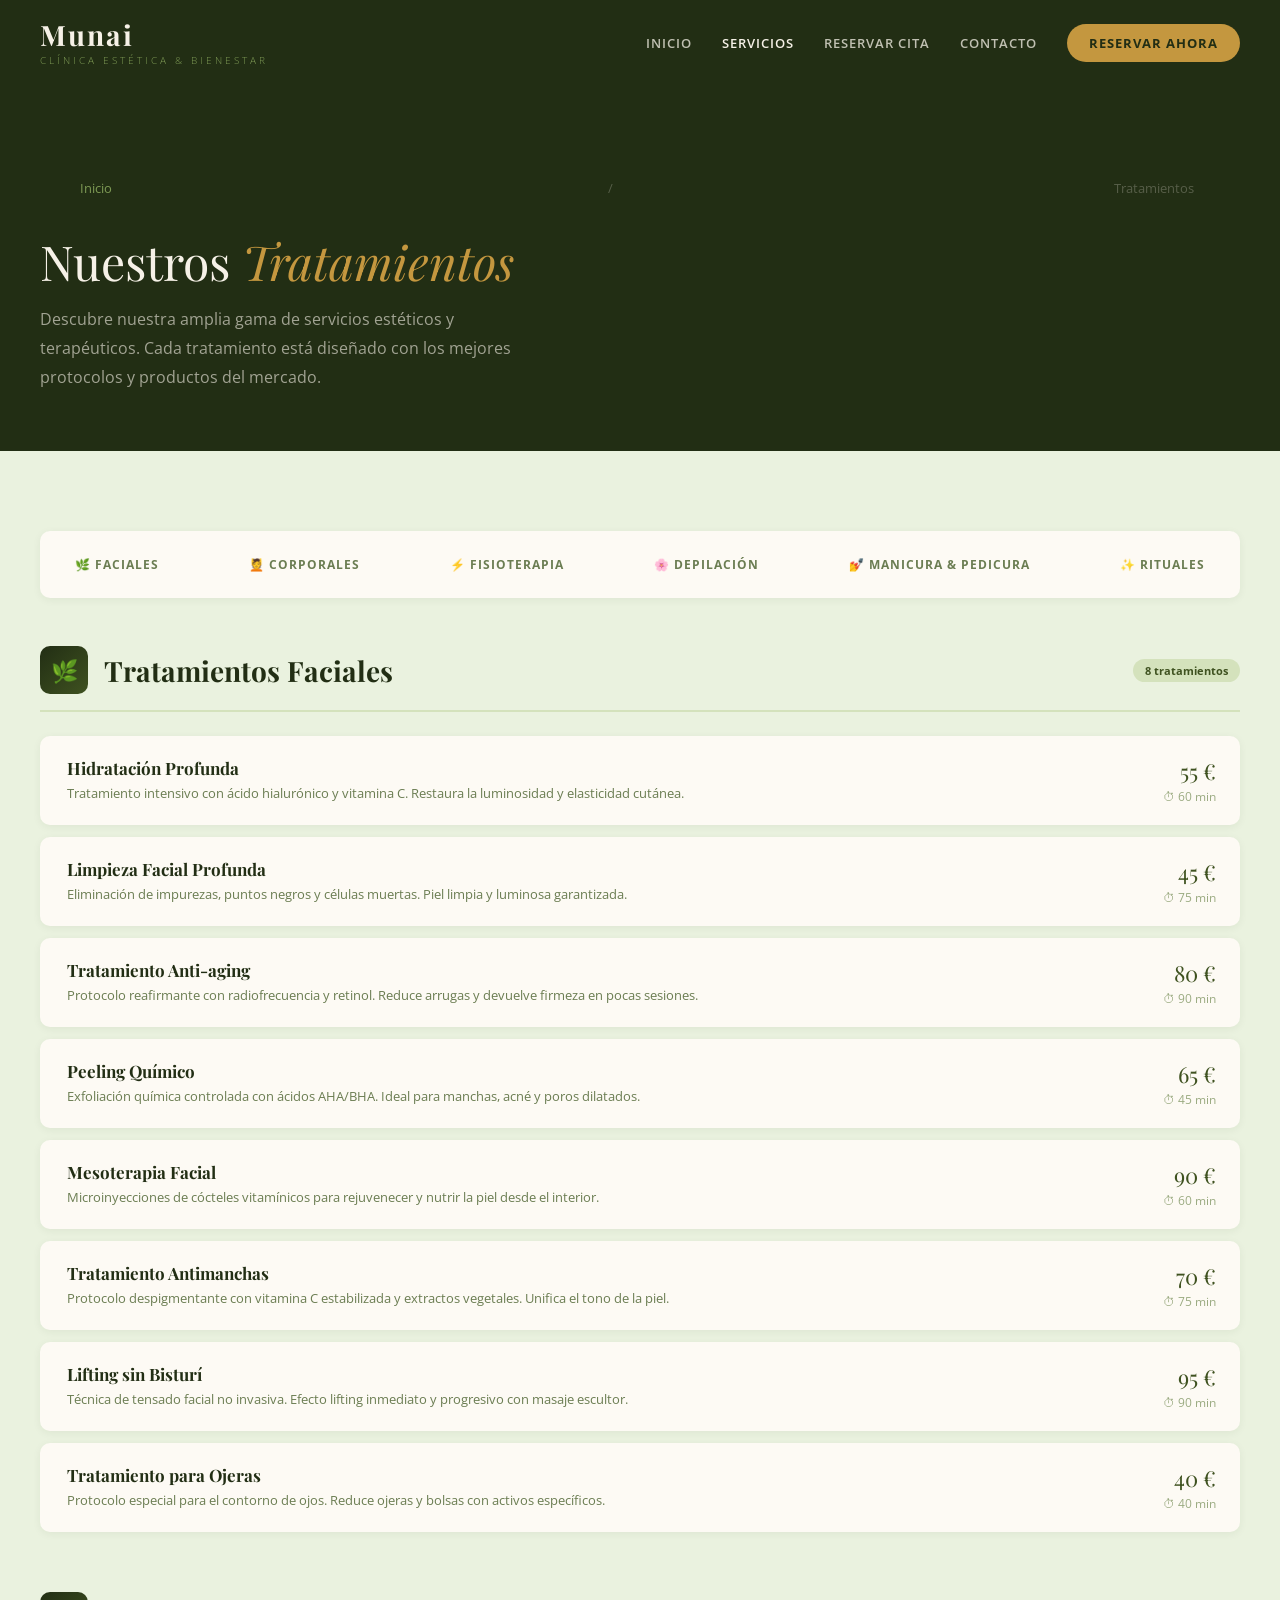
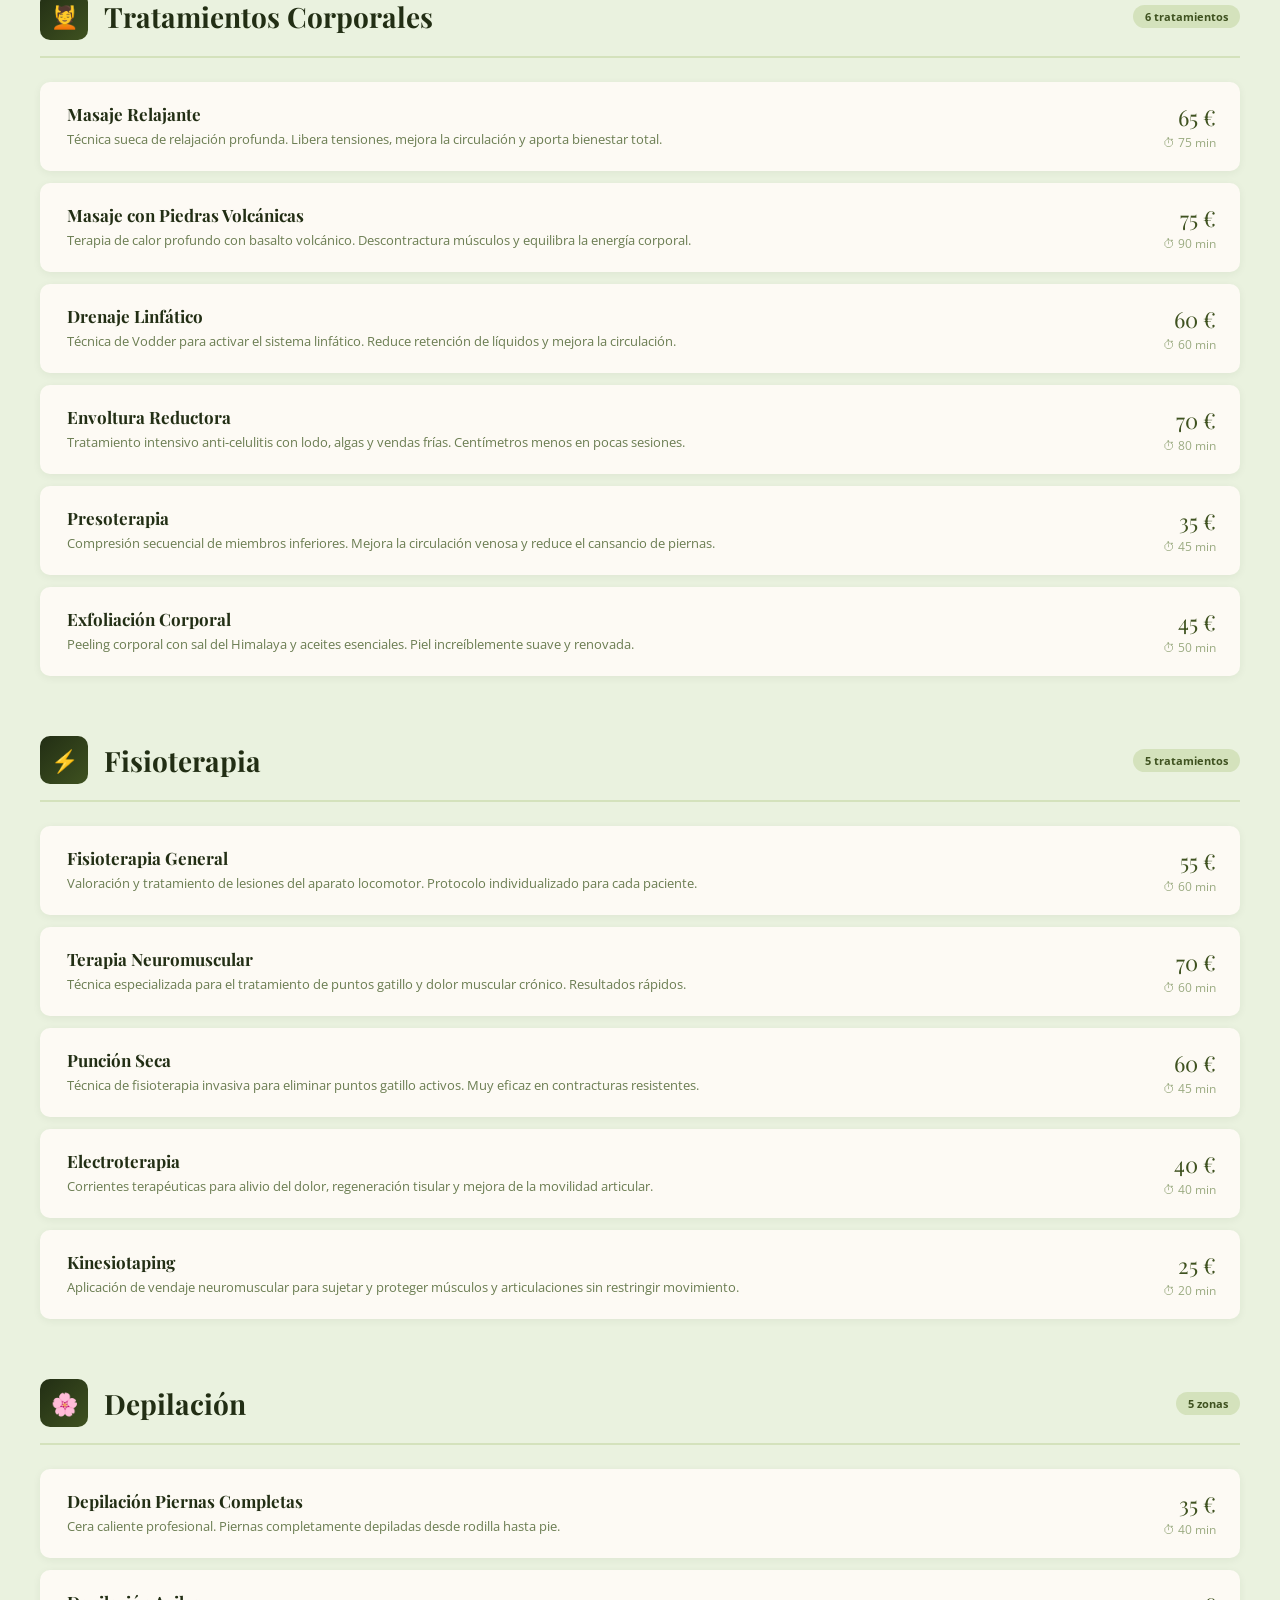
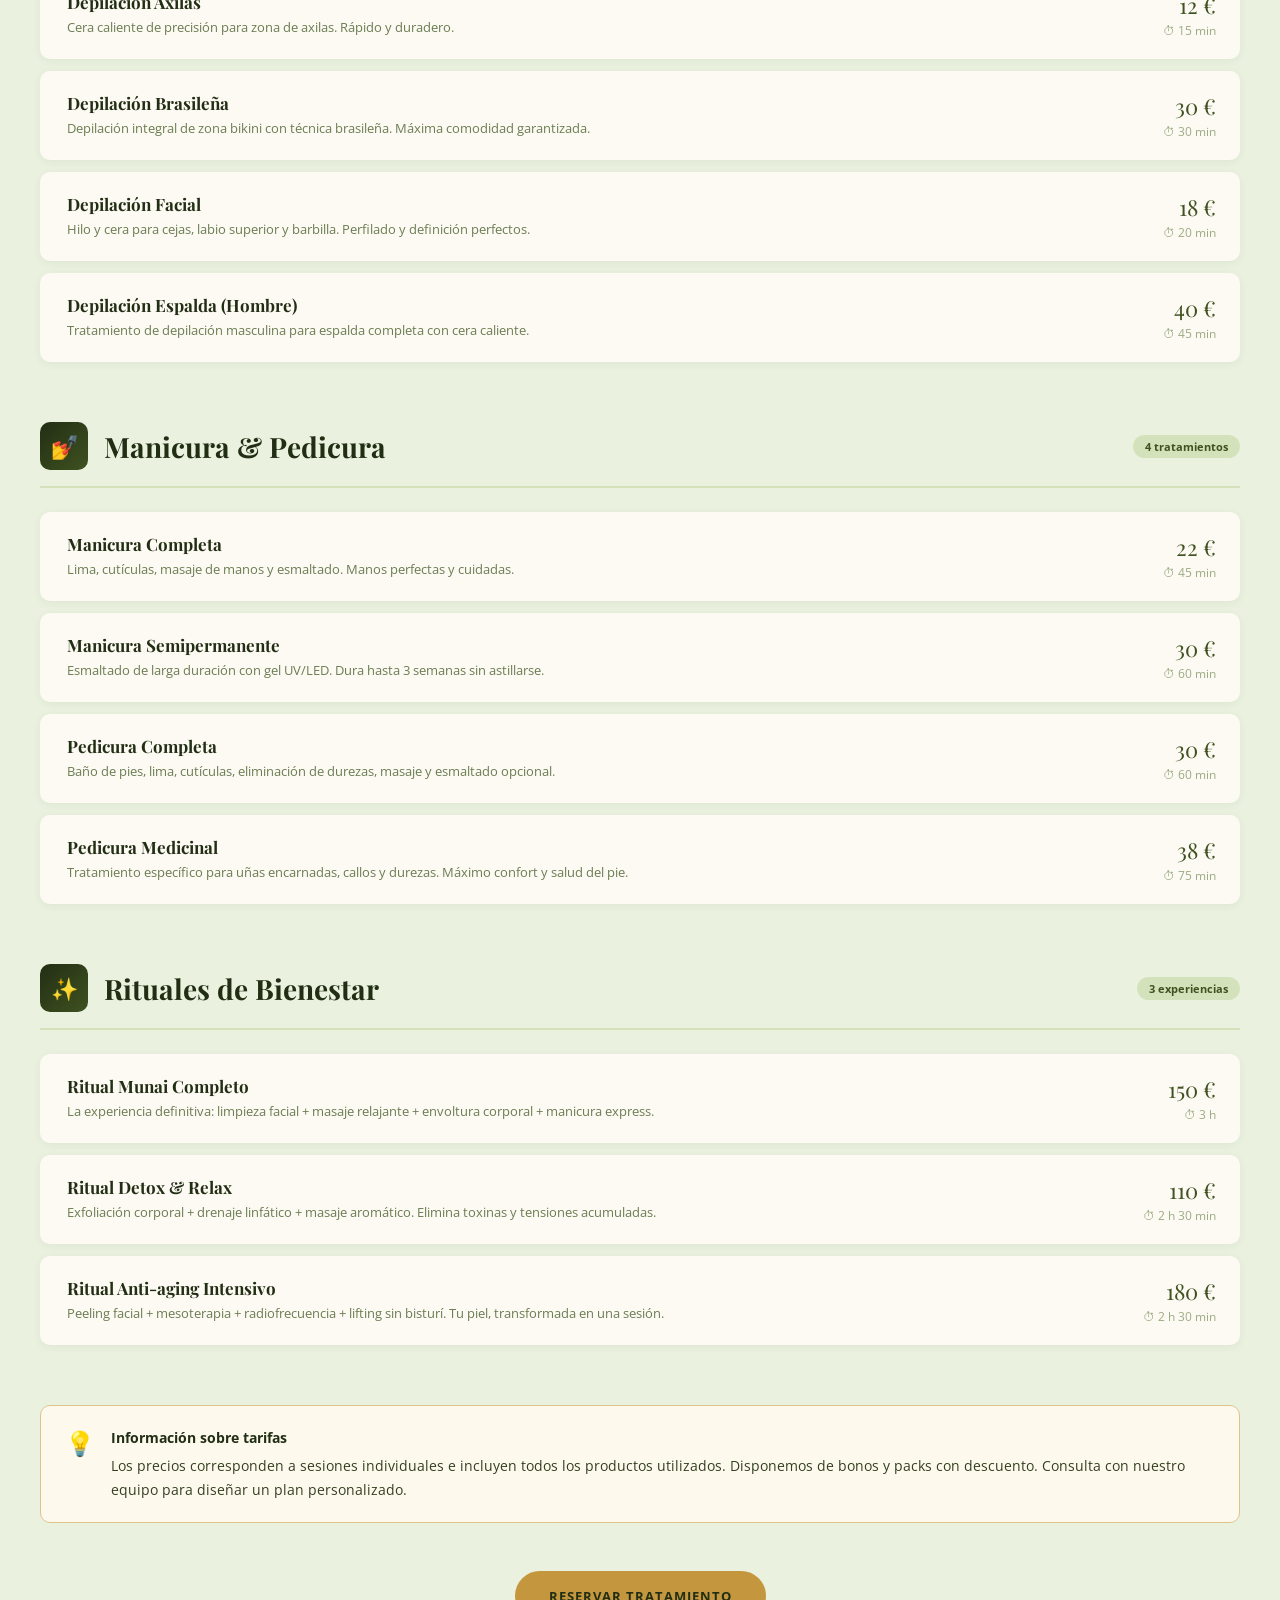
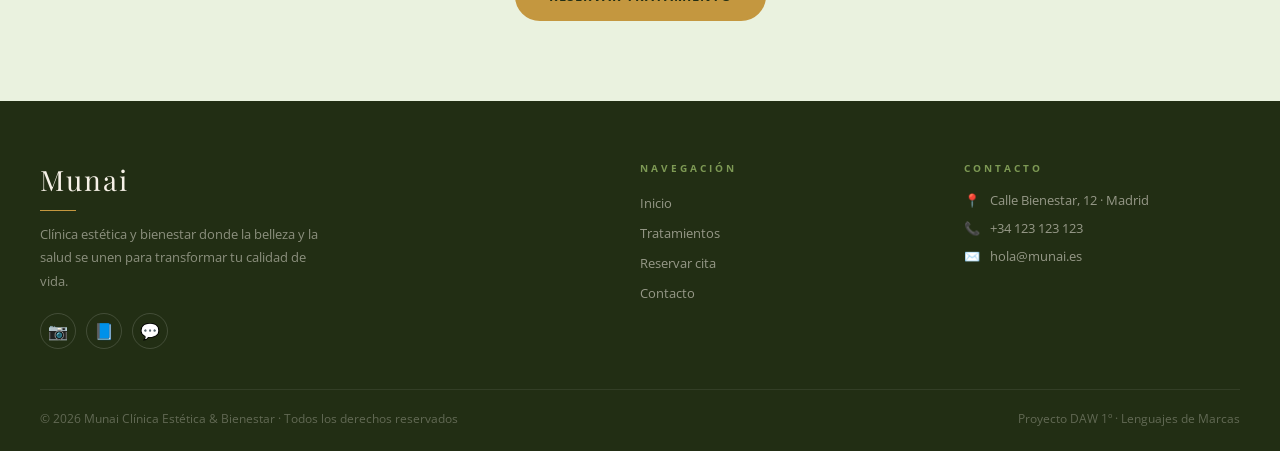
<file: web/servicios.html>
<!doctype html>
<html lang="es">
  <head>
    <meta charset="UTF-8" />
    <meta name="viewport" content="width=device-width, initial-scale=1.0" />
    <title>Tratamientos — Munai Clínica Estética</title>
    <meta
      name="description"
      content="Descubre todos los tratamientos de Munai: faciales, corporales, fisioterapia, depilación, manicura y rituales de bienestar."
    />
    <link rel="stylesheet" href="./css/base.css"/>
    <link rel="stylesheet" href="./css/nav.css">
    <link rel="stylesheet" href="./css/footer.css">
    <link rel="stylesheet" href="./css/botones.css">
    <link rel="stylesheet" href="./css/hero-pagina.css">
    <link rel="stylesheet" href="./css/servicios.css">
    <link rel="icon" type="image/png" href="./assets/Logo munai.png">
  </head>
  <body>
    <!-- CABECERA -->
    <header>
      <nav>
        <a href="index.html" class="logo">
          Munai
          <span>Clínica Estética & Bienestar</span>
        </a>

        <button
          class="hamburger"
          onclick="this.nextElementSibling.classList.toggle('abierto')"
          aria-label="Abrir menú"
        >
          <span></span>
          <span></span>
          <span></span>
        </button>

        <ul>
          <li><a href="index.html">Inicio</a></li>
          <li><a href="servicios.html" class="activo">Servicios</a></li>
          <li><a href="citas.html">Reservar cita</a></li>
          <li><a href="contacto.html">Contacto</a></li>
          <li><a href="citas.html" class="btn-nav">Reservar ahora</a></li>
        </ul>
      </nav>
    </header>

    <main>
      <!-- HERO PÁGINA -->
      <section class="hero-pagina">
        <div class="contenedor">
          <nav class="migas" aria-label="Ruta de navegación">
            <a href="index.html">Inicio</a>
            <span>/</span>
            <span>Tratamientos</span>
          </nav>
          <h1 class="animar">Nuestros <em>Tratamientos</em></h1>
          <p class="animar retraso-1">
            Descubre nuestra amplia gama de servicios estéticos y terapéuticos.
            Cada tratamiento está diseñado con los mejores protocolos y
            productos del mercado.
          </p>
        </div>
      </section>

      <!-- CONTENIDO SERVICIOS -->
      <section class="pagina-servicios">
        <div class="contenedor">
          <!-- Navegación de categorías -->
          <nav class="nav-categorias" aria-label="Categorías de tratamientos">
            <a href="#faciales" class="nav-cat-link">🌿 Faciales</a>
            <a href="#corporales" class="nav-cat-link">💆 Corporales</a>
            <a href="#fisioterapia" class="nav-cat-link">⚡ Fisioterapia</a>
            <a href="#depilacion" class="nav-cat-link">🌸 Depilación</a>
            <a href="#manicura" class="nav-cat-link">💅 Manicura & Pedicura</a>
            <a href="#rituales" class="nav-cat-link">✨ Rituales</a>
          </nav>

          <!-- FACIALES -->
          <article class="categoria animar" id="faciales">
            <div class="categoria-cabecera">
              <div class="categoria-icono">🌿</div>
              <h2>Tratamientos Faciales</h2>
              <span class="badge-cantidad">8 tratamientos</span>
            </div>

            <div class="lista-servicios">
              <div class="item-servicio">
                <div class="info-servicio">
                  <h3>Hidratación Profunda</h3>
                  <p>
                    Tratamiento intensivo con ácido hialurónico y vitamina C.
                    Restaura la luminosidad y elasticidad cutánea.
                  </p>
                </div>
                <div class="meta-servicio">
                  <span class="precio">55 €</span>
                  <span class="duracion">⏱ 60 min</span>
                </div>
              </div>

              <div class="item-servicio">
                <div class="info-servicio">
                  <h3>Limpieza Facial Profunda</h3>
                  <p>
                    Eliminación de impurezas, puntos negros y células muertas.
                    Piel limpia y luminosa garantizada.
                  </p>
                </div>
                <div class="meta-servicio">
                  <span class="precio">45 €</span>
                  <span class="duracion">⏱ 75 min</span>
                </div>
              </div>

              <div class="item-servicio">
                <div class="info-servicio">
                  <h3>Tratamiento Anti-aging</h3>
                  <p>
                    Protocolo reafirmante con radiofrecuencia y retinol. Reduce
                    arrugas y devuelve firmeza en pocas sesiones.
                  </p>
                </div>
                <div class="meta-servicio">
                  <span class="precio">80 €</span>
                  <span class="duracion">⏱ 90 min</span>
                </div>
              </div>

              <div class="item-servicio">
                <div class="info-servicio">
                  <h3>Peeling Químico</h3>
                  <p>
                    Exfoliación química controlada con ácidos AHA/BHA. Ideal
                    para manchas, acné y poros dilatados.
                  </p>
                </div>
                <div class="meta-servicio">
                  <span class="precio">65 €</span>
                  <span class="duracion">⏱ 45 min</span>
                </div>
              </div>

              <div class="item-servicio">
                <div class="info-servicio">
                  <h3>Mesoterapia Facial</h3>
                  <p>
                    Microinyecciones de cócteles vitamínicos para rejuvenecer y
                    nutrir la piel desde el interior.
                  </p>
                </div>
                <div class="meta-servicio">
                  <span class="precio">90 €</span>
                  <span class="duracion">⏱ 60 min</span>
                </div>
              </div>

              <div class="item-servicio">
                <div class="info-servicio">
                  <h3>Tratamiento Antimanchas</h3>
                  <p>
                    Protocolo despigmentante con vitamina C estabilizada y
                    extractos vegetales. Unifica el tono de la piel.
                  </p>
                </div>
                <div class="meta-servicio">
                  <span class="precio">70 €</span>
                  <span class="duracion">⏱ 75 min</span>
                </div>
              </div>

              <div class="item-servicio">
                <div class="info-servicio">
                  <h3>Lifting sin Bisturí</h3>
                  <p>
                    Técnica de tensado facial no invasiva. Efecto lifting
                    inmediato y progresivo con masaje escultor.
                  </p>
                </div>
                <div class="meta-servicio">
                  <span class="precio">95 €</span>
                  <span class="duracion">⏱ 90 min</span>
                </div>
              </div>

              <div class="item-servicio">
                <div class="info-servicio">
                  <h3>Tratamiento para Ojeras</h3>
                  <p>
                    Protocolo especial para el contorno de ojos. Reduce ojeras y
                    bolsas con activos específicos.
                  </p>
                </div>
                <div class="meta-servicio">
                  <span class="precio">40 €</span>
                  <span class="duracion">⏱ 40 min</span>
                </div>
              </div>
            </div>
          </article>

          <!-- CORPORALES -->
          <article class="categoria animar" id="corporales">
            <div class="categoria-cabecera">
              <div class="categoria-icono">💆</div>
              <h2>Tratamientos Corporales</h2>
              <span class="badge-cantidad">6 tratamientos</span>
            </div>

            <div class="lista-servicios">
              <div class="item-servicio">
                <div class="info-servicio">
                  <h3>Masaje Relajante</h3>
                  <p>
                    Técnica sueca de relajación profunda. Libera tensiones,
                    mejora la circulación y aporta bienestar total.
                  </p>
                </div>
                <div class="meta-servicio">
                  <span class="precio">65 €</span>
                  <span class="duracion">⏱ 75 min</span>
                </div>
              </div>

              <div class="item-servicio">
                <div class="info-servicio">
                  <h3>Masaje con Piedras Volcánicas</h3>
                  <p>
                    Terapia de calor profundo con basalto volcánico.
                    Descontractura músculos y equilibra la energía corporal.
                  </p>
                </div>
                <div class="meta-servicio">
                  <span class="precio">75 €</span>
                  <span class="duracion">⏱ 90 min</span>
                </div>
              </div>

              <div class="item-servicio">
                <div class="info-servicio">
                  <h3>Drenaje Linfático</h3>
                  <p>
                    Técnica de Vodder para activar el sistema linfático. Reduce
                    retención de líquidos y mejora la circulación.
                  </p>
                </div>
                <div class="meta-servicio">
                  <span class="precio">60 €</span>
                  <span class="duracion">⏱ 60 min</span>
                </div>
              </div>

              <div class="item-servicio">
                <div class="info-servicio">
                  <h3>Envoltura Reductora</h3>
                  <p>
                    Tratamiento intensivo anti-celulitis con lodo, algas y
                    vendas frías. Centímetros menos en pocas sesiones.
                  </p>
                </div>
                <div class="meta-servicio">
                  <span class="precio">70 €</span>
                  <span class="duracion">⏱ 80 min</span>
                </div>
              </div>

              <div class="item-servicio">
                <div class="info-servicio">
                  <h3>Presoterapia</h3>
                  <p>
                    Compresión secuencial de miembros inferiores. Mejora la
                    circulación venosa y reduce el cansancio de piernas.
                  </p>
                </div>
                <div class="meta-servicio">
                  <span class="precio">35 €</span>
                  <span class="duracion">⏱ 45 min</span>
                </div>
              </div>

              <div class="item-servicio">
                <div class="info-servicio">
                  <h3>Exfoliación Corporal</h3>
                  <p>
                    Peeling corporal con sal del Himalaya y aceites esenciales.
                    Piel increíblemente suave y renovada.
                  </p>
                </div>
                <div class="meta-servicio">
                  <span class="precio">45 €</span>
                  <span class="duracion">⏱ 50 min</span>
                </div>
              </div>
            </div>
          </article>

          <!-- FISIOTERAPIA -->
          <article class="categoria animar" id="fisioterapia">
            <div class="categoria-cabecera">
              <div class="categoria-icono">⚡</div>
              <h2>Fisioterapia</h2>
              <span class="badge-cantidad">5 tratamientos</span>
            </div>

            <div class="lista-servicios">
              <div class="item-servicio">
                <div class="info-servicio">
                  <h3>Fisioterapia General</h3>
                  <p>
                    Valoración y tratamiento de lesiones del aparato locomotor.
                    Protocolo individualizado para cada paciente.
                  </p>
                </div>
                <div class="meta-servicio">
                  <span class="precio">55 €</span>
                  <span class="duracion">⏱ 60 min</span>
                </div>
              </div>

              <div class="item-servicio">
                <div class="info-servicio">
                  <h3>Terapia Neuromuscular</h3>
                  <p>
                    Técnica especializada para el tratamiento de puntos gatillo
                    y dolor muscular crónico. Resultados rápidos.
                  </p>
                </div>
                <div class="meta-servicio">
                  <span class="precio">70 €</span>
                  <span class="duracion">⏱ 60 min</span>
                </div>
              </div>

              <div class="item-servicio">
                <div class="info-servicio">
                  <h3>Punción Seca</h3>
                  <p>
                    Técnica de fisioterapia invasiva para eliminar puntos
                    gatillo activos. Muy eficaz en contracturas resistentes.
                  </p>
                </div>
                <div class="meta-servicio">
                  <span class="precio">60 €</span>
                  <span class="duracion">⏱ 45 min</span>
                </div>
              </div>

              <div class="item-servicio">
                <div class="info-servicio">
                  <h3>Electroterapia</h3>
                  <p>
                    Corrientes terapéuticas para alivio del dolor, regeneración
                    tisular y mejora de la movilidad articular.
                  </p>
                </div>
                <div class="meta-servicio">
                  <span class="precio">40 €</span>
                  <span class="duracion">⏱ 40 min</span>
                </div>
              </div>

              <div class="item-servicio">
                <div class="info-servicio">
                  <h3>Kinesiotaping</h3>
                  <p>
                    Aplicación de vendaje neuromuscular para sujetar y proteger
                    músculos y articulaciones sin restringir movimiento.
                  </p>
                </div>
                <div class="meta-servicio">
                  <span class="precio">25 €</span>
                  <span class="duracion">⏱ 20 min</span>
                </div>
              </div>
            </div>
          </article>

          <!-- DEPILACIÓN -->
          <article class="categoria animar" id="depilacion">
            <div class="categoria-cabecera">
              <div class="categoria-icono">🌸</div>
              <h2>Depilación</h2>
              <span class="badge-cantidad">5 zonas</span>
            </div>

            <div class="lista-servicios">
              <div class="item-servicio">
                <div class="info-servicio">
                  <h3>Depilación Piernas Completas</h3>
                  <p>
                    Cera caliente profesional. Piernas completamente depiladas
                    desde rodilla hasta pie.
                  </p>
                </div>
                <div class="meta-servicio">
                  <span class="precio">35 €</span>
                  <span class="duracion">⏱ 40 min</span>
                </div>
              </div>

              <div class="item-servicio">
                <div class="info-servicio">
                  <h3>Depilación Axilas</h3>
                  <p>
                    Cera caliente de precisión para zona de axilas. Rápido y
                    duradero.
                  </p>
                </div>
                <div class="meta-servicio">
                  <span class="precio">12 €</span>
                  <span class="duracion">⏱ 15 min</span>
                </div>
              </div>

              <div class="item-servicio">
                <div class="info-servicio">
                  <h3>Depilación Brasileña</h3>
                  <p>
                    Depilación integral de zona bikini con técnica brasileña.
                    Máxima comodidad garantizada.
                  </p>
                </div>
                <div class="meta-servicio">
                  <span class="precio">30 €</span>
                  <span class="duracion">⏱ 30 min</span>
                </div>
              </div>

              <div class="item-servicio">
                <div class="info-servicio">
                  <h3>Depilación Facial</h3>
                  <p>
                    Hilo y cera para cejas, labio superior y barbilla. Perfilado
                    y definición perfectos.
                  </p>
                </div>
                <div class="meta-servicio">
                  <span class="precio">18 €</span>
                  <span class="duracion">⏱ 20 min</span>
                </div>
              </div>

              <div class="item-servicio">
                <div class="info-servicio">
                  <h3>Depilación Espalda (Hombre)</h3>
                  <p>
                    Tratamiento de depilación masculina para espalda completa
                    con cera caliente.
                  </p>
                </div>
                <div class="meta-servicio">
                  <span class="precio">40 €</span>
                  <span class="duracion">⏱ 45 min</span>
                </div>
              </div>
            </div>
          </article>

          <!-- MANICURA Y PEDICURA -->
          <article class="categoria animar" id="manicura">
            <div class="categoria-cabecera">
              <div class="categoria-icono">💅</div>
              <h2>Manicura & Pedicura</h2>
              <span class="badge-cantidad">4 tratamientos</span>
            </div>

            <div class="lista-servicios">
              <div class="item-servicio">
                <div class="info-servicio">
                  <h3>Manicura Completa</h3>
                  <p>
                    Lima, cutículas, masaje de manos y esmaltado. Manos
                    perfectas y cuidadas.
                  </p>
                </div>
                <div class="meta-servicio">
                  <span class="precio">22 €</span>
                  <span class="duracion">⏱ 45 min</span>
                </div>
              </div>

              <div class="item-servicio">
                <div class="info-servicio">
                  <h3>Manicura Semipermanente</h3>
                  <p>
                    Esmaltado de larga duración con gel UV/LED. Dura hasta 3
                    semanas sin astillarse.
                  </p>
                </div>
                <div class="meta-servicio">
                  <span class="precio">30 €</span>
                  <span class="duracion">⏱ 60 min</span>
                </div>
              </div>

              <div class="item-servicio">
                <div class="info-servicio">
                  <h3>Pedicura Completa</h3>
                  <p>
                    Baño de pies, lima, cutículas, eliminación de durezas,
                    masaje y esmaltado opcional.
                  </p>
                </div>
                <div class="meta-servicio">
                  <span class="precio">30 €</span>
                  <span class="duracion">⏱ 60 min</span>
                </div>
              </div>

              <div class="item-servicio">
                <div class="info-servicio">
                  <h3>Pedicura Medicinal</h3>
                  <p>
                    Tratamiento específico para uñas encarnadas, callos y
                    durezas. Máximo confort y salud del pie.
                  </p>
                </div>
                <div class="meta-servicio">
                  <span class="precio">38 €</span>
                  <span class="duracion">⏱ 75 min</span>
                </div>
              </div>
            </div>
          </article>

          <!-- RITUALES -->
          <article class="categoria animar" id="rituales">
            <div class="categoria-cabecera">
              <div class="categoria-icono">✨</div>
              <h2>Rituales de Bienestar</h2>
              <span class="badge-cantidad">3 experiencias</span>
            </div>

            <div class="lista-servicios">
              <div class="item-servicio">
                <div class="info-servicio">
                  <h3>Ritual Munai Completo</h3>
                  <p>
                    La experiencia definitiva: limpieza facial + masaje
                    relajante + envoltura corporal + manicura express.
                  </p>
                </div>
                <div class="meta-servicio">
                  <span class="precio">150 €</span>
                  <span class="duracion">⏱ 3 h</span>
                </div>
              </div>

              <div class="item-servicio">
                <div class="info-servicio">
                  <h3>Ritual Detox & Relax</h3>
                  <p>
                    Exfoliación corporal + drenaje linfático + masaje aromático.
                    Elimina toxinas y tensiones acumuladas.
                  </p>
                </div>
                <div class="meta-servicio">
                  <span class="precio">110 €</span>
                  <span class="duracion">⏱ 2 h 30 min</span>
                </div>
              </div>

              <div class="item-servicio">
                <div class="info-servicio">
                  <h3>Ritual Anti-aging Intensivo</h3>
                  <p>
                    Peeling facial + mesoterapia + radiofrecuencia + lifting sin
                    bisturí. Tu piel, transformada en una sesión.
                  </p>
                </div>
                <div class="meta-servicio">
                  <span class="precio">180 €</span>
                  <span class="duracion">⏱ 2 h 30 min</span>
                </div>
              </div>
            </div>
          </article>

          <!-- Nota tarifas -->
          <div class="nota-tarifas">
            <span>💡</span>
            <p>
              <strong>Información sobre tarifas</strong>
              Los precios corresponden a sesiones individuales e incluyen todos
              los productos utilizados. Disponemos de bonos y packs con
              descuento. Consulta con nuestro equipo para diseñar un plan
              personalizado.
            </p>
          </div>

          <!-- Botón reservar -->
          <div class="texto-centro" style="margin-top: 48px">
            <a href="citas.html" class="btn-primario">Reservar tratamiento</a>
          </div>
        </div>
      </section>
    </main>

    <!-- PIE DE PÁGINA -->
    <footer>
      <div class="contenedor">
        <div class="footer-grid">
          <div class="footer-marca">
            <span class="footer-nombre">Munai</span>
            <div class="footer-linea"></div>
            <p>
              Clínica estética y bienestar donde la belleza y la salud se unen
              para transformar tu calidad de vida.
            </p>
            <div class="footer-redes">
              <a href="#" class="red-social" aria-label="Instagram">📷</a>
              <a href="#" class="red-social" aria-label="Facebook">📘</a>
              <a href="#" class="red-social" aria-label="WhatsApp">💬</a>
            </div>
          </div>

          <div class="footer-col">
            <h3 class="footer-titulo">Navegación</h3>
            <ul>
              <li><a href="index.html">Inicio</a></li>
              <li><a href="servicios.html">Tratamientos</a></li>
              <li><a href="citas.html">Reservar cita</a></li>
              <li><a href="contacto.html">Contacto</a></li>
            </ul>
          </div>

          <div class="footer-col">
            <h3 class="footer-titulo">Contacto</h3>
            <div class="footer-contacto">
              <div class="footer-dato">
                <span class="footer-icono">📍</span>
                <span>Calle Bienestar, 12 · Madrid</span>
              </div>
              <div class="footer-dato">
                <span class="footer-icono">📞</span>
                <a href="tel:+34912345678">+34 123 123 123</a>
              </div>
              <div class="footer-dato">
                <span class="footer-icono">✉️</span>
                <a href="mailto:hola@munai.es">hola@munai.es</a>
              </div>
            </div>
          </div>
        </div>

        <div class="footer-bottom">
          <p>
            &copy; 2026 Munai Clínica Estética &amp; Bienestar · Todos los
            derechos reservados
          </p>
          <p>Proyecto DAW 1º · Lenguajes de Marcas</p>
        </div>
      </div>
    </footer>
  </body>
</html>
</file>
<file: web/css/base.css>
@import url("https://fonts.googleapis.com/css2?family=Playfair+Display:wght@400;700&family=Open+Sans:wght@300;400;600&display=swap");

* {
  margin: 0;
  padding: 0;
  box-sizing: border-box;
}

body {
  font-family: "Open Sans", sans-serif;
  font-size: 16px;
  color: #334020;
  background-color: #fdfaf4;
}

img {
  max-width: 100%;
  display: block;
}

a {
  text-decoration: none;
  color: inherit;
}

ul {
  list-style: none;
}

section {
  padding: 80px 40px;
}

.contenedor {
  max-width: 1200px;
  margin: 0 auto;
}

.texto-centro {
  text-align: center;
}

.subtitulo-seccion {
  display: block;
  font-size: 11px;
  font-weight: 700;
  letter-spacing: 3px;
  text-transform: uppercase;
  color: #7d9954;
  margin-bottom: 8px;
}

.titulo-seccion {
  font-family: "Playfair Display", serif;
  font-size: 38px;
  font-weight: 400;
  color: #222e14;
  margin-bottom: 12px;
}

.titulo-seccion em {
  font-style: italic;
  color: #c4973f;
}

.linea {
  width: 50px;
  height: 2px;
  background-color: #c4973f;
  margin: 16px 0 28px;
}

.linea-centro {
  margin: 16px auto 28px;
}

.descripcion {
  font-size: 15px;
  color: #6b7d52;
  line-height: 1.8;
  max-width: 560px;
}

.descripcion-centro {
  margin: 0 auto;
}

.banner-cta {
  background: linear-gradient(135deg, #222e14, #3f5220);
  text-align: center;
  padding: 80px 40px;
}

.banner-cta h2 {
  font-family: "Playfair Display", serif;
  font-size: 42px;
  font-weight: 400;
  color: #f6f1e7;
  margin-bottom: 16px;
}

.banner-cta h2 em {
  font-style: italic;
  color: #c4973f;
}

.banner-cta p {
  font-size: 16px;
  color: rgba(246, 241, 231, 0.7);
  max-width: 500px;
  margin: 0 auto 36px;
  line-height: 1.8;
}

.banner-botones {
  display: flex;
  gap: 16px;
  justify-content: center;
  flex-wrap: wrap;
}

/*Animaciones*/
@keyframes aparecer {
  from {
    opacity: 0;
    transform: translateY(20px);
  }
  to {
    opacity: 1;
    transform: translateY(0);
  }
}

@keyframes deslizar-izquierda {
  from {
    opacity: 0;
    transform: translateX(-24px);
  }
  to {
    opacity: 1;
    transform: translateX(0);
  }
}

.animar {
  animation: aparecer 0.7s ease both;
}

.animar-izq {
  animation: deslizar-izquierda 0.7s ease both;
}

.retraso-1 {
  animation-delay: 0.1s;
}
.retraso-2 {
  animation-delay: 0.2s;
}
.retraso-3 {
  animation-delay: 0.3s;
}
.retraso-4 {
  animation-delay: 0.4s;
}

/*Responsive base*/
@media (max-width: 768px) {
  section {
    padding: 60px 20px;
  }

  .titulo-seccion {
    font-size: 28px;
  }

  .banner-cta h2 {
    font-size: 28px;
  }

  .banner-botones {
    flex-direction: column;
    align-items: center;
  }
}

@media (max-width: 480px) {
  .titulo-seccion {
    font-size: 24px;
  }
}
</file>
<file: web/css/nav.css>
header {
  background-color: #222e14;
  position: sticky;
  top: 0;
  z-index: 100;
}

nav {
  display: flex;
  align-items: center;
  justify-content: space-between;
  flex-wrap: wrap;
  padding: 16px 40px;
}

.logo {
  color: #f6f1e7;
  font-family: 'Playfair Display', serif;
  font-size: 28px;
  font-weight: 700;
  letter-spacing: 2px;
}

.logo span {
  display: block;
  font-family: 'Open Sans', sans-serif;
  font-size: 10px;
  font-weight: 300;
  letter-spacing: 3px;
  text-transform: uppercase;
  color: #7d9954;
}

nav ul {
  display: flex;
  gap: 30px;
  align-items: center;
}

nav ul li a {
  color: rgba(246, 241, 231, 0.75);
  font-size: 13px;
  font-weight: 600;
  letter-spacing: 1px;
  text-transform: uppercase;
  transition: color 0.3s;
}

nav ul li a:hover {
  color: #a8bf7f;
}

nav ul li a.activo {
  color: #f6f1e7;
}

.btn-nav {
  background-color: #c4973f;
  color: #222e14 !important;
  padding: 10px 22px;
  border-radius: 25px;
  font-weight: 700 !important;
  transition: background-color 0.3s !important;
}

.btn-nav:hover {
  background-color: #f6f1e7 !important;
  color: #222e14 !important;
}

.hamburger {
  display: none;
  flex-direction: column;
  gap: 5px;
  cursor: pointer;
  background: none;
  border: none;
  padding: 5px;
}

.hamburger span {
  display: block;
  width: 24px;
  height: 2px;
  background-color: #f6f1e7;
}

/*Responsive navegación*/
@media (max-width: 768px) {
  nav {
    padding: 14px 20px;
  }

  nav ul {
    display: none;
    width: 100%;
    flex-direction: column;
    gap: 4px;
    padding: 12px 0;
    border-top: 1px solid rgba(255, 255, 255, 0.08);
    margin-top: 12px;
  }

  nav ul.abierto {
    display: flex;
  }

  nav ul li a {
    display: block;
    padding: 8px 4px;
  }

  .hamburger {
    display: flex;
  }
}
</file>
<file: web/css/footer.css>
footer {
  background-color: #222e14;
  color: #f6f1e7;
  padding: 60px 40px 24px;
}

.footer-grid {
  display: flex;
  gap: 48px;
  flex-wrap: wrap;
  margin-bottom: 40px;
}

.footer-marca {
  flex: 2;
  min-width: 220px;
}

.footer-nombre {
  font-family: "Playfair Display", serif;
  font-size: 28px;
  color: #f6f1e7;
  letter-spacing: 2px;
}

.footer-linea {
  width: 36px;
  height: 1px;
  background-color: #c4973f;
  margin: 12px 0;
}

.footer-marca p {
  font-size: 13px;
  color: rgba(246, 241, 231, 0.5);
  line-height: 1.8;
  max-width: 280px;
}

.footer-redes {
  display: flex;
  gap: 10px;
  margin-top: 20px;
}

.red-social {
  width: 36px;
  height: 36px;
  border-radius: 50%;
  border: 1px solid rgba(255, 255, 255, 0.15);
  display: flex;
  align-items: center;
  justify-content: center;
  font-size: 16px;
  transition:
    border-color 0.3s,
    background-color 0.3s;
}

.red-social:hover {
  border-color: #7d9954;
  background-color: rgba(125, 153, 84, 0.15);
}

.footer-col {
  flex: 1;
  min-width: 160px;
}

.footer-titulo {
  font-size: 10px;
  font-weight: 700;
  letter-spacing: 3px;
  text-transform: uppercase;
  color: #7d9954;
  margin-bottom: 16px;
}

.footer-col ul {
  display: flex;
  flex-direction: column;
  gap: 8px;
}

.footer-col ul li a {
  font-size: 13px;
  color: rgba(246, 241, 231, 0.55);
  display: inline-block;
  transition:
    color 0.3s,
    padding-left 0.3s;
}

.footer-col ul li a:hover {
  color: #f6f1e7;
  padding-left: 6px;
}

.footer-contacto {
  display: flex;
  flex-direction: column;
  gap: 10px;
}

.footer-dato {
  display: flex;
  gap: 10px;
  font-size: 13px;
  color: rgba(246, 241, 231, 0.55);
  align-items: flex-start;
}

.footer-dato a {
  color: rgba(246, 241, 231, 0.55);
  transition: color 0.3s;
}

.footer-dato a:hover {
  color: #f6f1e7;
}

.footer-icono {
  color: #7d9954;
  flex-shrink: 0;
}

.footer-bottom {
  border-top: 1px solid rgba(255, 255, 255, 0.08);
  padding-top: 20px;
  display: flex;
  justify-content: space-between;
  align-items: center;
  flex-wrap: wrap;
  gap: 10px;
}

.footer-bottom p {
  font-size: 12px;
  color: rgba(246, 241, 231, 0.3);
}

/*Responsive footer*/
@media (max-width: 768px) {
  footer {
    padding: 40px 20px 20px;
  }

  .footer-grid {
    flex-direction: column;
    gap: 32px;
  }

  .footer-bottom {
    flex-direction: column;
    text-align: center;
  }
}
</file>
<file: web/css/botones.css>
.btn-primario {
  background-color: #c4973f;
  color: #222e14;
  padding: 14px 32px;
  border-radius: 30px;
  font-size: 13px;
  font-weight: 700;
  letter-spacing: 1px;
  text-transform: uppercase;
  display: inline-block;
  border: 2px solid #c4973f;
  transition:
    background-color 0.3s,
    color 0.3s;
}

.btn-primario:hover {
  background-color: #f6f1e7;
  color: #222e14;
}

.btn-secundario {
  background-color: transparent;
  color: #f6f1e7;
  padding: 14px 32px;
  border-radius: 30px;
  font-size: 13px;
  font-weight: 700;
  letter-spacing: 1px;
  text-transform: uppercase;
  display: inline-block;
  border: 2px solid rgba(246, 241, 231, 0.5);
  transition:
    background-color 0.3s,
    color 0.3s,
    border-color 0.3s;
}

.btn-secundario:hover {
  background-color: #f6f1e7;
  color: #222e14;
  border-color: #f6f1e7;
}

.btn-verde {
  background-color: #3f5220;
  color: #f6f1e7;
  padding: 12px 28px;
  border-radius: 30px;
  font-size: 13px;
  font-weight: 700;
  letter-spacing: 1px;
  text-transform: uppercase;
  display: inline-block;
  border: 2px solid #3f5220;
  transition:
    background-color 0.3s,
    color 0.3s;
}

.btn-verde:hover {
  background-color: transparent;
  color: #3f5220;
}

/* Botón de envío de formularios */
.btn-submit {
  width: 100%;
  padding: 16px;
  background-color: #3f5220;
  color: #f6f1e7;
  border: none;
  border-radius: 30px;
  font-family: "Open Sans", sans-serif;
  font-size: 13px;
  font-weight: 700;
  letter-spacing: 1.5px;
  text-transform: uppercase;
  cursor: pointer;
  transition: background-color 0.3s;
  margin-top: 8px;
}

.btn-submit:hover {
  background-color: #222e14;
}

/* Grupo de botones en sidebar (llamar/WhatsApp) */
.botones-contacto {
  display: flex;
  flex-direction: column;
  gap: 10px;
}

.botones-contacto .btn-primario,
.botones-contacto .btn-secundario {
  text-align: center;
}

/*Responsive de botones*/
@media (max-width: 480px) {
  .btn-primario,
  .btn-secundario,
  .btn-verde {
    text-align: center;
  }
}
</file>
<file: web/css/inicio.css>
.hero {
  background-color: #222e14;
  padding: 120px 40px 80px;
}

.hero-contenido {
  max-width: 600px;
}

.hero-etiqueta {
  display: inline-block;
  font-size: 11px;
  font-weight: 600;
  letter-spacing: 3px;
  text-transform: uppercase;
  color: #7d9954;
  margin-bottom: 20px;
}

.hero h1 {
  font-family: "Playfair Display", serif;
  font-size: 60px;
  font-weight: 400;
  color: #f6f1e7;
  line-height: 1.1;
  margin-bottom: 24px;
}

.hero h1 em {
  font-style: italic;
  color: #c4973f;
}

.hero p {
  font-size: 17px;
  color: rgba(246, 241, 231, 0.7);
  line-height: 1.8;
  margin-bottom: 40px;
  max-width: 480px;
}

.hero-botones {
  display: flex;
  gap: 16px;
  flex-wrap: wrap;
}

.sobre-nosotros {
  background-color: #fdfaf4;
}

.sobre-grid {
  display: flex;
  gap: 60px;
  align-items: center;
}

.sobre-imagen {
  flex: 1;
}

.sobre-imagen img {
  width: 100%;
  border-radius: 16px;
  object-fit: cover;
}

.placeholder-img {
  width: 100%;
  min-height: 400px;
  background: linear-gradient(145deg, #a8bf7f, #3f5220);
  border-radius: 16px;
  display: flex;
  align-items: center;
  justify-content: center;
  color: rgba(255, 255, 255, 0.5);
  font-size: 60px;
}

.sobre-texto {
  flex: 1;
}

.sobre-texto p {
  font-size: 15px;
  color: #6b7d52;
  line-height: 1.8;
  margin-bottom: 16px;
}

.sobre-texto .btn-verde {
  margin-top: 24px;
}

.valores-lista {
  margin: 24px 0;
  display: flex;
  flex-direction: column;
  gap: 14px;
}

.valor-item {
  display: flex;
  gap: 14px;
  align-items: flex-start;
}

.valor-icono {
  width: 32px;
  height: 32px;
  background-color: #eaf2df;
  border-radius: 50%;
  display: flex;
  align-items: center;
  justify-content: center;
  font-size: 14px;
  flex-shrink: 0;
  margin-top: 2px;
}

.valor-texto strong {
  display: block;
  font-size: 14px;
  color: #222e14;
  margin-bottom: 2px;
}

.valor-texto span {
  font-size: 13px;
  color: #6b7d52;
  line-height: 1.6;
}

.estadisticas {
  display: flex;
  background-color: #eaf2df;
  border-radius: 12px;
  margin-top: 28px;
  overflow: hidden;
}

.estadistica {
  flex: 1;
  text-align: center;
  padding: 20px 16px;
  border-right: 1px solid #d4e2bc;
}

.estadistica:last-child {
  border-right: none;
}

.estadistica-numero {
  display: block;
  font-family: "Playfair Display", serif;
  font-size: 32px;
  color: #3f5220;
  line-height: 1;
}

.estadistica-label {
  display: block;
  font-size: 11px;
  color: #6b7d52;
  margin-top: 4px;
  line-height: 1.4;
}

.servicios-home {
  background-color: #eaf2df;
}

.servicios-home .btn-verde {
  margin-top: 40px;
}

.tarjetas-grid {
  display: flex;
  gap: 24px;
  margin-top: 40px;
  flex-wrap: wrap;
}

.tarjeta-servicio {
  flex: 1;
  min-width: 280px;
  background-color: #fdfaf4;
  border-radius: 12px;
  overflow: hidden;
  box-shadow: 0 4px 16px rgba(34, 46, 20, 0.08);
  transition:
    transform 0.3s,
    box-shadow 0.3s;
}

.tarjeta-servicio:hover {
  transform: translateY(-6px);
  box-shadow: 0 10px 32px rgba(34, 46, 20, 0.15);
}

.tarjeta-cabecera {
  background: linear-gradient(135deg, #222e14, #3f5220);
  height: 160px;
  display: flex;
  align-items: center;
  justify-content: center;
  font-size: 50px;
}

.tarjeta-cuerpo {
  padding: 24px;
}

.tarjeta-categoria {
  font-size: 10px;
  font-weight: 700;
  letter-spacing: 2px;
  text-transform: uppercase;
  color: #7d9954;
  display: block;
  margin-bottom: 6px;
}

.tarjeta-cuerpo h3 {
  font-family: "Playfair Display", serif;
  font-size: 20px;
  color: #222e14;
  margin-bottom: 10px;
}

.tarjeta-cuerpo p {
  font-size: 14px;
  color: #6b7d52;
  line-height: 1.7;
}

.tarjeta-pie {
  display: flex;
  justify-content: space-between;
  align-items: center;
  margin-top: 20px;
  padding-top: 16px;
  border-top: 1px solid #eaf2df;
}

.precio {
  font-family: "Playfair Display", serif;
  font-size: 24px;
  color: #3f5220;
}

.duracion {
  font-size: 12px;
  color: #9aaa80;
}

.equipo {
  background-color: #fdfaf4;
}

.equipo-grid {
  display: flex;
  gap: 24px;
  margin-top: 40px;
  flex-wrap: wrap;
}

.tarjeta-equipo {
  flex: 1;
  min-width: 200px;
  text-align: center;
}

.foto-equipo {
  width: 100%;
  aspect-ratio: 3/4;
  border-radius: 12px;
  background: linear-gradient(145deg, #a8bf7f, #3f5220);
  display: flex;
  align-items: center;
  justify-content: center;
  font-family: "Playfair Display", serif;
  font-size: 36px;
  color: rgba(255, 255, 255, 0.6);
  margin-bottom: 14px;
  overflow: hidden;
  position: relative;
}

.foto-equipo img {
  width: 100%;
  height: 100%;
  object-fit: cover;
  position: absolute;
  top: 0;
  left: 0;
}

.nombre-empleado {
  font-family: "Playfair Display", serif;
  font-size: 17px;
  color: #222e14;
  margin-bottom: 4px;
}

.rol-empleado {
  font-size: 11px;
  font-weight: 700;
  letter-spacing: 1.5px;
  text-transform: uppercase;
  color: #7d9954;
}

.testimonios {
  background-color: #eae3d1;
}

.testimonios-grid {
  display: flex;
  gap: 24px;
  margin-top: 40px;
  flex-wrap: wrap;
}

.tarjeta-testimonio {
  flex: 1;
  min-width: 260px;
  background-color: #fdfaf4;
  border-radius: 12px;
  padding: 28px;
  box-shadow: 0 2px 12px rgba(34, 46, 20, 0.06);
  position: relative;
}

.comilla {
  font-family: "Playfair Display", serif;
  font-size: 80px;
  color: #d4e2bc;
  line-height: 0.8;
  position: absolute;
  top: 20px;
  left: 20px;
}

.texto-testimonio {
  font-size: 14px;
  color: #334020;
  line-height: 1.8;
  margin-bottom: 20px;
  padding-top: 40px;
}

.autor-testimonio {
  display: flex;
  align-items: center;
  gap: 12px;
  border-top: 1px solid #eaf2df;
  padding-top: 16px;
}

.avatar {
  width: 40px;
  height: 40px;
  border-radius: 50%;
  background: linear-gradient(135deg, #a8bf7f, #3f5220);
  display: flex;
  align-items: center;
  justify-content: center;
  font-size: 13px;
  color: #fdfaf4;
  font-weight: 700;
  flex-shrink: 0;
}

.nombre-autor {
  font-size: 13px;
  font-weight: 700;
  color: #222e14;
  display: block;
}

.estrellas {
  color: #c4973f;
  font-size: 12px;
}

/*Responsive inicio*/
@media (max-width: 768px) {
  .hero {
    padding: 80px 20px 60px;
  }

  .hero h1 {
    font-size: 38px;
  }

  .sobre-grid {
    flex-direction: column;
    gap: 32px;
  }

  .tarjetas-grid {
    flex-direction: column;
  }

  .tarjeta-equipo {
    min-width: calc(50% - 12px);
  }

  .testimonios-grid {
    flex-direction: column;
  }

  .estadisticas {
    flex-direction: column;
  }

  .estadistica {
    border-right: none;
    border-bottom: 1px solid #d4e2bc;
  }

  .estadistica:last-child {
    border-bottom: none;
  }
}

@media (max-width: 480px) {
  .hero h1 {
    font-size: 30px;
  }

  .hero-botones {
    flex-direction: column;
  }

  .tarjeta-equipo {
    min-width: 100%;
  }
}
</file>
<file: web/css/hero-pagina.css>
.hero-pagina {
  background-color: #222e14;
  padding: 80px 40px 60px;
}

.migas {
  font-size: 13px;
  color: rgba(246, 241, 231, 0.4);
  margin-bottom: 16px;
}

.migas a {
  color: #7d9954;
}

.migas a:hover {
  color: #f6f1e7;
}

.migas span {
  margin: 0 6px;
  color: rgba(246, 241, 231, 0.25);
}

.hero-pagina h1 {
  font-family: "Playfair Display", serif;
  font-size: 48px;
  font-weight: 400;
  color: #f6f1e7;
  margin-bottom: 12px;
}

.hero-pagina h1 em {
  font-style: italic;
  color: #c4973f;
}

.hero-pagina p {
  font-size: 16px;
  color: rgba(246, 241, 231, 0.6);
  max-width: 500px;
  line-height: 1.8;
}

/*Responsive*/
@media (max-width: 768px) {
  .hero-pagina {
    padding: 60px 20px 40px;
  }

  .hero-pagina h1 {
    font-size: 32px;
  }
}
</file>
<file: web/css/formularios.css>
.fila-form {
  display: flex;
  gap: 20px;
}

.fila-form .grupo-campo {
  flex: 1;
}

.grupo-campo {
  display: flex;
  flex-direction: column;
  gap: 6px;
  margin-bottom: 16px;
}

.grupo-campo label {
  font-size: 11px;
  font-weight: 700;
  letter-spacing: 2px;
  text-transform: uppercase;
  color: #6b7d52;
}

.grupo-campo input,
.grupo-campo select,
.grupo-campo textarea {
  padding: 12px 14px;
  border: 1.5px solid #d4e2bc;
  border-radius: 8px;
  font-family: 'Open Sans', sans-serif;
  font-size: 14px;
  color: #222e14;
  background-color: #fdfaf4;
  width: 100%;
  appearance: none;
  -webkit-appearance: none;
  transition: border-color 0.3s;
}

.grupo-campo input:focus,
.grupo-campo select:focus,
.grupo-campo textarea:focus {
  outline: none;
  border-color: #7d9954;
  box-shadow: 0 0 0 3px rgba(125, 153, 84, 0.1);
}

.grupo-campo textarea {
  resize: vertical;
  min-height: 120px;
}

.ayuda {
  font-size: 12px;
  color: #9aaa80;
  line-height: 1.5;
}

.ayuda.texto-centro {
  margin-top: 12px;
}

.consentimiento {
  display: flex;
  gap: 10px;
  font-size: 13px;
  color: #6b7d52;
  align-items: flex-start;
  line-height: 1.6;
  margin-bottom: 12px;
}

.consentimiento input[type="checkbox"] {
  margin-top: 3px;
  accent-color: #3f5220;
  flex-shrink: 0;
  width: 15px;
  height: 15px;
  cursor: pointer;
}

.consentimiento a {
  color: #3f5220;
  text-decoration: underline;
}

.fila-horario {
  display: flex;
  justify-content: space-between;
  padding: 8px 0;
  border-bottom: 1px solid #eaf2df;
  font-size: 14px;
}

.fila-horario:last-child {
  border-bottom: none;
}

.fila-horario .dia {
  color: #6b7d52;
}

.fila-horario .hora {
  color: #3f5220;
  font-weight: 600;
}

.fila-horario.cerrado .hora {
  color: #9aaa80;
  font-weight: 400;
}

/*Responsive formularios*/
@media (max-width: 768px) {
  .fila-form {
    flex-direction: column;
  }
}
</file>
<file: web/css/citas.css>
.pagina-citas {
  background-color: #eaf2df;
}

.layout-citas {
  display: flex;
  gap: 32px;
  align-items: flex-start;
}

.formulario-wrap {
  flex: 1.6;
  background-color: #fdfaf4;
  border-radius: 16px;
  padding: 40px;
  box-shadow: 0 4px 24px rgba(34, 46, 20, 0.1);
}

.formulario-wrap h2 {
  font-family: "Playfair Display", serif;
  font-size: 28px;
  color: #222e14;
  margin-bottom: 32px;
}

.formulario-wrap h2 em {
  font-style: italic;
  color: #c4973f;
}

.seccion-form {
  padding: 24px 0;
  border-bottom: 1px solid #eaf2df;
}

.seccion-form:first-of-type {
  padding-top: 0;
}

.seccion-form:last-of-type {
  border-bottom: none;
}

.titulo-seccion-form {
  display: flex;
  align-items: center;
  gap: 10px;
  font-family: "Playfair Display", serif;
  font-size: 18px;
  color: #222e14;
  margin-bottom: 20px;
}

.num-paso {
  width: 28px;
  height: 28px;
  background-color: #3f5220;
  color: #f6f1e7;
  border-radius: 50%;
  display: flex;
  align-items: center;
  justify-content: center;
  font-family: "Open Sans", sans-serif;
  font-size: 13px;
  font-weight: 700;
  flex-shrink: 0;
}

.sidebar-citas {
  flex: 1;
  display: flex;
  flex-direction: column;
  gap: 20px;
}

.tarjeta-info {
  background-color: #fdfaf4;
  border-radius: 12px;
  padding: 24px;
  box-shadow: 0 2px 12px rgba(34, 46, 20, 0.06);
}

.tarjeta-info h3 {
  font-family: "Playfair Display", serif;
  font-size: 18px;
  color: #222e14;
  margin-bottom: 16px;
}

.tarjeta-info > p {
  font-size: 14px;
  color: #6b7d52;
  line-height: 1.7;
}

.tarjeta-info > p strong {
  color: #222e14;
}

.tarjeta-oscura {
  background-color: #222e14;
}

.tarjeta-oscura h3 {
  color: #f6f1e7;
  margin-bottom: 12px;
}

.tarjeta-oscura p {
  font-size: 14px;
  color: rgba(246, 241, 231, 0.65);
  line-height: 1.7;
  margin-bottom: 16px;
}

.paso-info {
  display: flex;
  gap: 12px;
  align-items: flex-start;
  padding: 10px 0;
  border-bottom: 1px solid #eaf2df;
}

.paso-info:last-child {
  border-bottom: none;
}

.paso-icono {
  width: 32px;
  height: 32px;
  background-color: #eaf2df;
  border-radius: 8px;
  display: flex;
  align-items: center;
  justify-content: center;
  font-size: 14px;
  flex-shrink: 0;
}

.paso-info .etiqueta {
  display: block;
  font-size: 10px;
  font-weight: 700;
  letter-spacing: 1.5px;
  text-transform: uppercase;
  color: #9aaa80;
}

.paso-info .valor {
  display: block;
  font-size: 13px;
  color: #334020;
  line-height: 1.5;
}

/*Responsive citas*/
@media (max-width: 768px) {
  .layout-citas {
    flex-direction: column;
  }

  .formulario-wrap {
    padding: 24px;
  }
}
</file>
<file: web/css/contacto.css>
.pagina-contacto {
  background-color: #eaf2df;
}

.layout-contacto {
  display: flex;
  gap: 32px;
  align-items: flex-start;
}

.formulario-contacto-wrap {
  flex: 1.5;
  background-color: #fdfaf4;
  border-radius: 16px;
  padding: 40px;
  box-shadow: 0 4px 24px rgba(34, 46, 20, 0.1);
}

.formulario-contacto-wrap .descripcion {
  margin-bottom: 32px;
}

.sidebar-contacto {
  flex: 1;
  display: flex;
  flex-direction: column;
  gap: 20px;
}

.tarjeta-contacto {
  background-color: #fdfaf4;
  border-radius: 12px;
  padding: 24px;
  box-shadow: 0 2px 12px rgba(34, 46, 20, 0.06);
}

.tarjeta-contacto h3 {
  font-family: "Playfair Display", serif;
  font-size: 18px;
  color: #222e14;
  margin-bottom: 16px;
  padding-bottom: 12px;
  border-bottom: 1px solid #eaf2df;
}

.dato-contacto {
  display: flex;
  gap: 14px;
  align-items: flex-start;
  padding: 10px 0;
  border-bottom: 1px solid #f6f1e7;
}

.dato-contacto:last-child {
  border-bottom: none;
}

.dato-icono {
  width: 38px;
  height: 38px;
  background: linear-gradient(135deg, #a8bf7f, #7d9954);
  border-radius: 8px;
  display: flex;
  align-items: center;
  justify-content: center;
  font-size: 16px;
  flex-shrink: 0;
}

.dato-etiqueta {
  display: block;
  font-size: 10px;
  font-weight: 700;
  letter-spacing: 1.5px;
  text-transform: uppercase;
  color: #9aaa80;
  margin-bottom: 2px;
}

.dato-valor {
  display: block;
  font-size: 14px;
  color: #334020;
  line-height: 1.6;
}

.dato-valor a {
  color: #3f5220;
}

.dato-valor a:hover {
  text-decoration: underline;
}

.mapa-placeholder {
  background-color: #d4e2bc;
  border: 2px dashed #a8bf7f;
  border-radius: 10px;
  height: 200px;
  display: flex;
  flex-direction: column;
  align-items: center;
  justify-content: center;
  gap: 10px;
  margin-top: 4px;
}

.mapa-placeholder span {
  font-size: 36px;
  opacity: 0.5;
}

.mapa-placeholder p {
  font-size: 12px;
  color: #6b7d52;
  text-align: center;
  line-height: 1.6;
}

.sidebar-contacto .btn-verde {
  margin-top: 16px;
  display: block;
  text-align: center;
}

.faq {
  background-color: #eaf2df;
}

.faq-grid {
  display: flex;
  flex-wrap: wrap;
  gap: 20px;
  margin-top: 40px;
}

.faq-item {
  flex: 1;
  min-width: 280px;
  background-color: #fdfaf4;
  border-radius: 10px;
  padding: 24px;
  box-shadow: 0 2px 8px rgba(34, 46, 20, 0.06);
}

.faq-item h3 {
  font-family: "Playfair Display", serif;
  font-size: 16px;
  color: #222e14;
  margin-bottom: 10px;
}

.faq-item p {
  font-size: 13px;
  color: #6b7d52;
  line-height: 1.8;
}

.privacidad {
  background-color: #f6f1e7;
}

.privacidad h2 {
  font-family: "Playfair Display", serif;
  font-size: 28px;
  color: #222e14;
  margin-bottom: 24px;
}

.privacidad h2 em {
  font-style: italic;
  color: #c4973f;
}

.privacidad-texto {
  max-width: 800px;
  display: flex;
  flex-direction: column;
  gap: 14px;
}

.privacidad-texto p {
  font-size: 14px;
  color: #6b7d52;
  line-height: 1.8;
}

.privacidad-texto strong {
  color: #334020;
}

/*Responsive contacto*/
@media (max-width: 768px) {
  .layout-contacto {
    flex-direction: column;
  }

  .formulario-contacto-wrap {
    padding: 24px;
  }

  .faq-grid {
    flex-direction: column;
  }
}
</file>
<file: web/css/servicios.css>
.pagina-servicios {
  background-color: #eaf2df;
}

.pagina-servicios .texto-centro {
  margin-top: 48px;
}

.nav-categorias {
  display: flex;
  gap: 10px;
  flex-wrap: wrap;
  background-color: #fdfaf4;
  padding: 16px;
  border-radius: 10px;
  margin-bottom: 48px;
  box-shadow: 0 2px 8px rgba(34, 46, 20, 0.06);
}

.nav-cat-link {
  display: inline-block;
  padding: 8px 18px;
  border-radius: 20px;
  font-size: 12px;
  font-weight: 700;
  letter-spacing: 1px;
  text-transform: uppercase;
  color: #6b7d52;
  border: 1.5px solid transparent;
  transition: all 0.3s;
}

.nav-cat-link:hover {
  border-color: #7d9954;
  color: #3f5220;
  background-color: #eaf2df;
}

.categoria {
  margin-bottom: 60px;
}

.categoria-cabecera {
  display: flex;
  align-items: center;
  gap: 16px;
  margin-bottom: 24px;
  padding-bottom: 16px;
  border-bottom: 2px solid #d4e2bc;
}

.categoria-icono {
  width: 48px;
  height: 48px;
  background: linear-gradient(135deg, #222e14, #3f5220);
  border-radius: 10px;
  display: flex;
  align-items: center;
  justify-content: center;
  font-size: 22px;
  flex-shrink: 0;
}

.categoria-cabecera h2 {
  font-family: "Playfair Display", serif;
  font-size: 28px;
  color: #222e14;
  flex: 1;
}

.badge-cantidad {
  background-color: #d4e2bc;
  color: #3f5220;
  font-size: 11px;
  font-weight: 700;
  padding: 4px 12px;
  border-radius: 20px;
}

.lista-servicios {
  display: flex;
  flex-direction: column;
  gap: 12px;
}

.item-servicio {
  background-color: #fdfaf4;
  border-radius: 10px;
  padding: 20px 24px;
  display: flex;
  align-items: center;
  gap: 24px;
  box-shadow: 0 2px 8px rgba(34, 46, 20, 0.06);
  border-left: 3px solid transparent;
  transition:
    border-color 0.3s,
    transform 0.3s;
}

.item-servicio:hover {
  border-left-color: #7d9954;
  transform: translateX(4px);
}

.info-servicio {
  flex: 1;
}

.info-servicio h3 {
  font-family: "Playfair Display", serif;
  font-size: 17px;
  color: #222e14;
  margin-bottom: 4px;
}

.info-servicio p {
  font-size: 13px;
  color: #6b7d52;
  line-height: 1.6;
}

.meta-servicio {
  text-align: right;
  flex-shrink: 0;
}

.meta-servicio .precio {
  display: block;
  font-family: "Playfair Display", serif;
  font-size: 22px;
  color: #3f5220;
}

.meta-servicio .duracion {
  display: block;
  font-size: 12px;
  color: #9aaa80;
  margin-top: 2px;
}

.nota-tarifas {
  background-color: #fef9ed;
  border: 1px solid #dfc48a;
  border-radius: 10px;
  padding: 20px 24px;
  margin-top: 24px;
  display: flex;
  gap: 16px;
  align-items: flex-start;
}

.nota-tarifas span {
  font-size: 24px;
  flex-shrink: 0;
}

.nota-tarifas p {
  font-size: 14px;
  color: #334020;
  line-height: 1.7;
}

.nota-tarifas strong {
  display: block;
  color: #222e14;
  margin-bottom: 4px;
}

/*Responsive servicios*/
@media (max-width: 768px) {
  .nav-categorias {
    gap: 6px;
  }

  .item-servicio {
    flex-direction: column;
    align-items: flex-start;
    gap: 12px;
  }

  .meta-servicio {
    text-align: left;
  }
}
</file>
